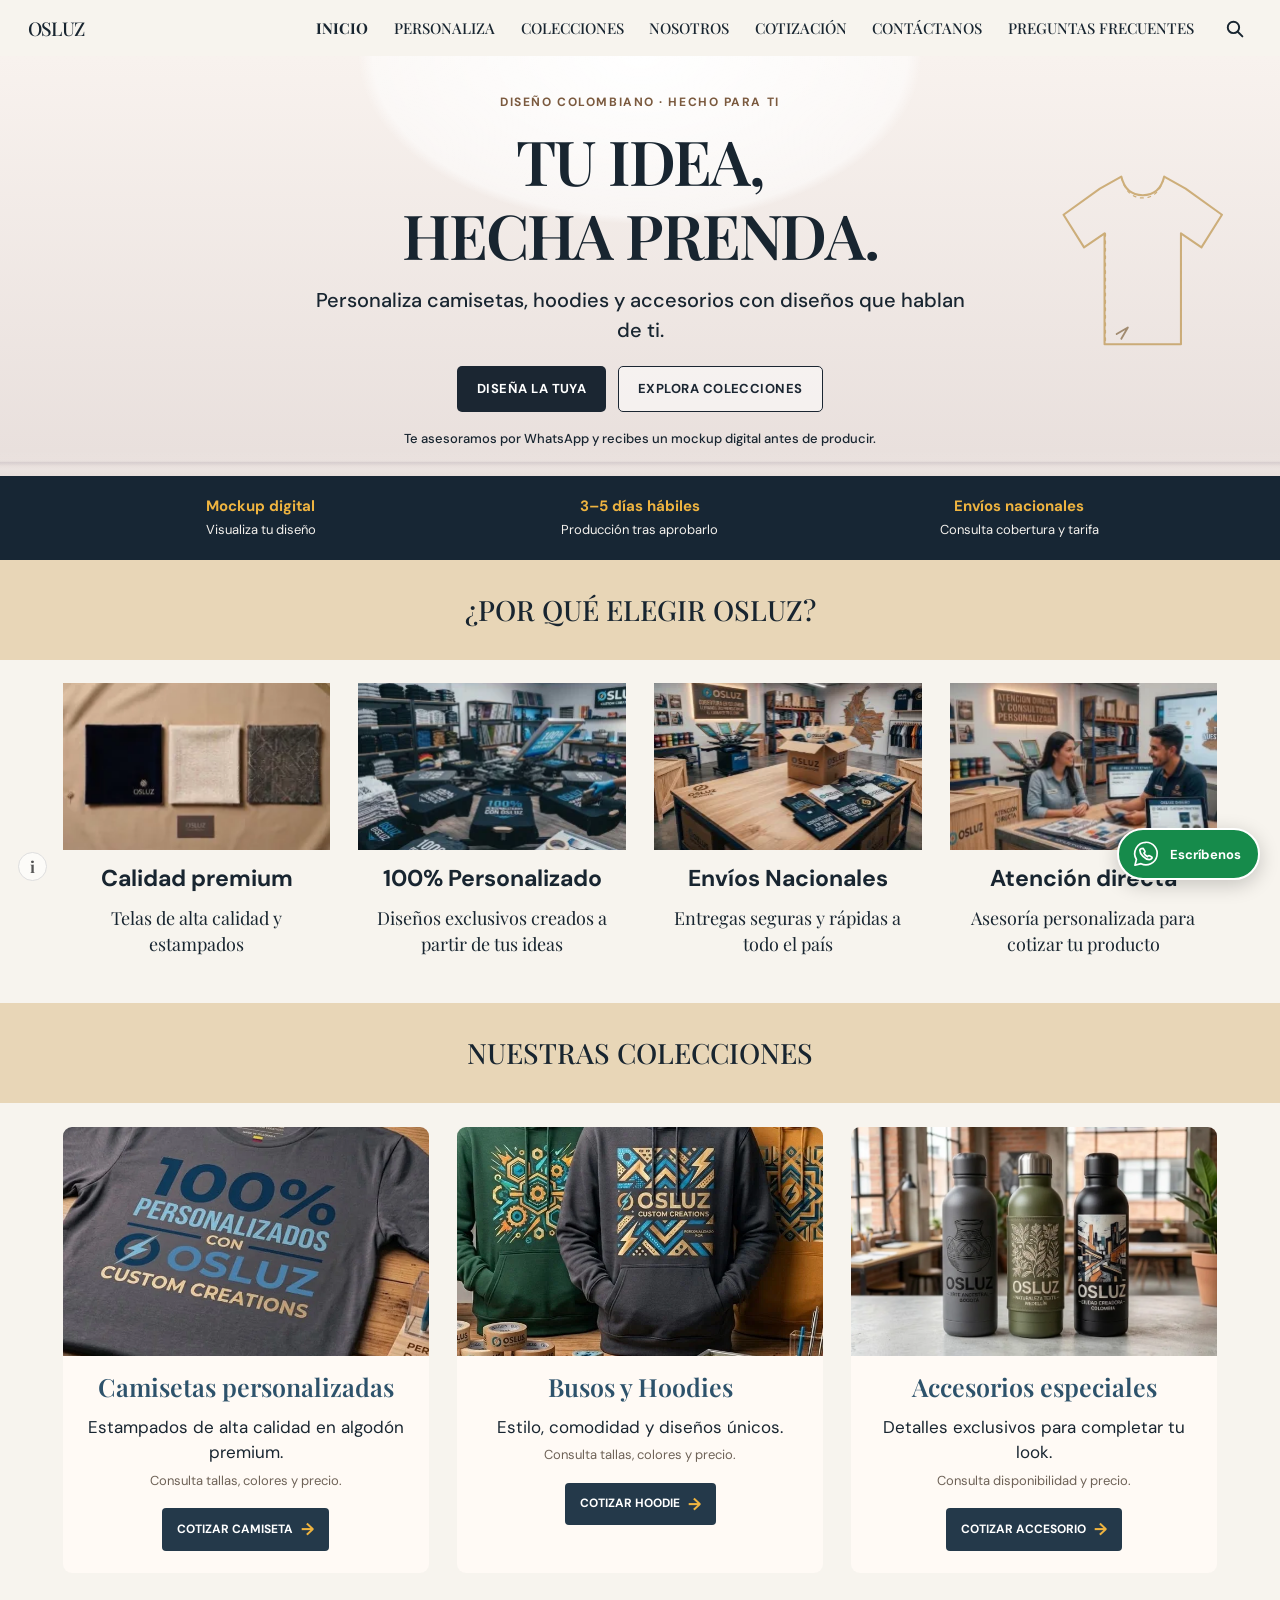
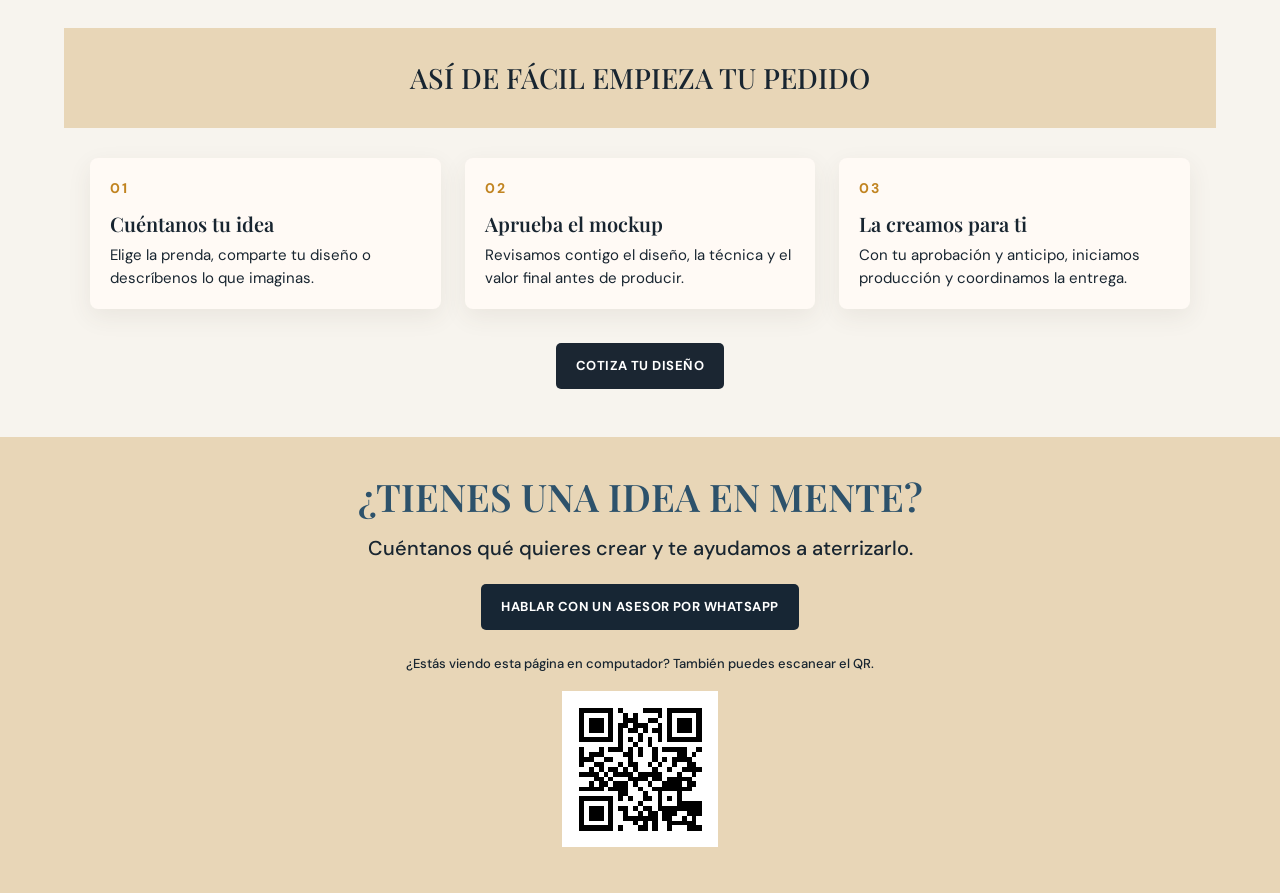
<file: index.html>
<!doctype html>
<html lang="es">
<head>
  <meta charset="utf-8"><meta name="viewport" content="width=device-width, initial-scale=1">
  <meta name="theme-color" content="#142534"><meta name="description" content="Personalización de camisetas, hoodies y accesorios con tu diseño. Cotiza tu prenda con OSLUZ.">
  <title>OSLUZ | Personalización de prendas y accesorios</title>
  <link rel="preconnect" href="https://fonts.googleapis.com"><link rel="preconnect" href="https://fonts.gstatic.com" crossorigin>
  <link href="https://fonts.googleapis.com/css2?family=DM+Sans:wght@400;500;600;700&family=Playfair+Display:wght@500;600;700&display=swap" rel="stylesheet">
  <link rel="stylesheet" href="css/style.css"><script src="js/shell.js" defer></script>
</head>
<body data-page="inicio">
  <header data-site-header></header>
  <main>
    <section class="hero hero-home" id="inicio">
      <svg class="hero-garment-doodle" viewBox="0 0 220 250" aria-hidden="true">
        <path class="doodle-shirt" d="M75 37 98 24c3 13 11 20 23 20s20-7 23-20l23 13 39 28-22 35-22-15v119H80V85l-22 15-22-35z"/>
        <path class="doodle-seam" d="M81 85v119m81-119v119M98 25c4 15 12 22 23 22s19-7 23-22"/>
        <path class="doodle-thread" d="M19 173c19 14 22 35 41 37s21-12 37-12"/>
        <path class="doodle-needle" d="m93 193 12-7-7 12"/>
      </svg>
      <div class="hero-content"><span class="eyebrow">Diseño colombiano · Hecho para ti</span><h1><span class="hero-title-line">Tu idea,</span><span class="hero-title-line">hecha prenda.</span></h1><p>Personaliza camisetas, hoodies y accesorios con diseños que hablan de ti.</p><div class="hero-actions"><a class="button button-primary" href="personalizaciones.html">Diseña la tuya</a><a class="button button-secondary" href="colecciones.html">Explora colecciones</a></div><p class="hero-note">Te asesoramos por WhatsApp y recibes un mockup digital antes de producir.</p></div></section>
    <section class="trust-strip" aria-label="Ventajas de comprar en OSLUZ"><div><strong>Mockup digital</strong><span>Visualiza tu diseño</span></div><div><strong>3–5 días hábiles</strong><span>Producción tras aprobarlo</span></div><div><strong>Envíos nacionales</strong><span>Consulta cobertura y tarifa</span></div></section>
    <section class="why section-paper" id="ventajas"><div class="section-band"><h2>¿Por qué elegir OSLUZ?</h2></div>
      <div class="features-grid">
        <a class="feature-card" href="nosotros.html"><div class="image-slot ratio-quality"><img decoding="async" src="assets/inicio-calidad.webp" alt="Muestras de telas y estampados" loading="lazy"></div><h3>Calidad premium</h3><p>Telas de alta calidad y estampados</p></a>
        <a class="feature-card" href="personalizaciones.html"><div class="image-slot ratio-custom"><img decoding="async" src="assets/inicio-personalizado.webp" alt="Proceso de personalización en el taller" loading="lazy"></div><h3>100% Personalizado</h3><p>Diseños exclusivos creados a partir de tus ideas</p></a>
        <a class="feature-card" href="contactanos.html"><div class="image-slot ratio-shipping"><img decoding="async" src="assets/inicio-envios.webp" alt="Preparación de pedidos para envío" loading="lazy"></div><h3>Envíos Nacionales</h3><p>Entregas seguras y rápidas a todo el país</p></a>
        <a class="feature-card" href="contactanos.html"><div class="image-slot ratio-advice"><img decoding="async" src="assets/inicio-atencion.webp" alt="Asesoría personalizada para diseños" loading="lazy"></div><h3>Atención directa</h3><p>Asesoría personalizada para cotizar tu producto</p></a>
      </div>
    </section>
    <section class="collections section-paper" id="colecciones"><div class="section-band"><h2>Nuestras colecciones</h2></div>
      <div class="collection-grid">
        <article class="collection-card"><div class="image-slot collection-tee"><img decoding="async" src="assets/inicio-camisetas.webp" alt="Camiseta personalizada OSLUZ" loading="lazy"></div><h3>Camisetas personalizadas</h3><p>Estampados de alta calidad en algodón premium.<br><span class="product-options">Consulta tallas, colores y precio.</span></p><a class="card-cta" data-whatsapp-message="Hola, quiero cotizar una camiseta personalizada. ¿Me comparten opciones de tallas, colores y precios?">Cotizar camiseta <span aria-hidden="true">→</span></a></article>
        <article class="collection-card"><div class="image-slot collection-hoodie"><img decoding="async" src="assets/inicio-hoodies.webp" alt="Colección de busos y hoodies" loading="lazy"></div><h3>Busos y Hoodies</h3><p>Estilo, comodidad y diseños únicos.<br><span class="product-options">Consulta tallas, colores y precio.</span></p><a class="card-cta" data-whatsapp-message="Hola, quiero cotizar un hoodie personalizado. ¿Me comparten opciones de tallas, colores y precios?">Cotizar hoodie <span aria-hidden="true">→</span></a></article>
        <article class="collection-card"><div class="image-slot collection-accessory"><img decoding="async" src="assets/inicio-accesorios.webp" alt="Botellas personalizadas OSLUZ" loading="lazy"></div><h3>Accesorios especiales</h3><p>Detalles exclusivos para completar tu look.<br><span class="product-options">Consulta disponibilidad y precio.</span></p><a class="card-cta" data-whatsapp-message="Hola, quiero conocer y cotizar los accesorios personalizados OSLUZ.">Cotizar accesorio <span aria-hidden="true">→</span></a></article>
      </div>
    </section>
    <section class="how-it-works section-paper"><div class="section-band"><h2>Así de fácil empieza tu pedido</h2></div><div class="steps-grid"><article><span>01</span><h3>Cuéntanos tu idea</h3><p>Elige la prenda, comparte tu diseño o descríbenos lo que imaginas.</p></article><article><span>02</span><h3>Aprueba el mockup</h3><p>Revisamos contigo el diseño, la técnica y el valor final antes de producir.</p></article><article><span>03</span><h3>La creamos para ti</h3><p>Con tu aprobación y anticipo, iniciamos producción y coordinamos la entrega.</p></article></div><a class="button button-primary" href="cotizacion.html">Cotiza tu diseño</a></section>
    <section class="contact-banner" id="contacto"><h2>¿Tienes una idea en mente?</h2><p>Cuéntanos qué quieres crear y te ayudamos a aterrizarlo.</p><a class="button button-dark" data-whatsapp-message="Hola OSLUZ, tengo una idea para personalizar y quisiera recibir asesoría.">Hablar con un asesor por WhatsApp</a><p class="qr-caption">¿Estás viendo esta página en computador? También puedes escanear el QR.</p><a class="qr-tile qr-desktop" href="https://wa.link/mg7ycv" target="_blank" rel="noopener noreferrer" aria-label="Abrir WhatsApp con el código QR"><img decoding="async" src="assets/whatsapp-qr.png" alt="Código QR de WhatsApp"></a></section>
  </main>
</body>
</html>
</file>
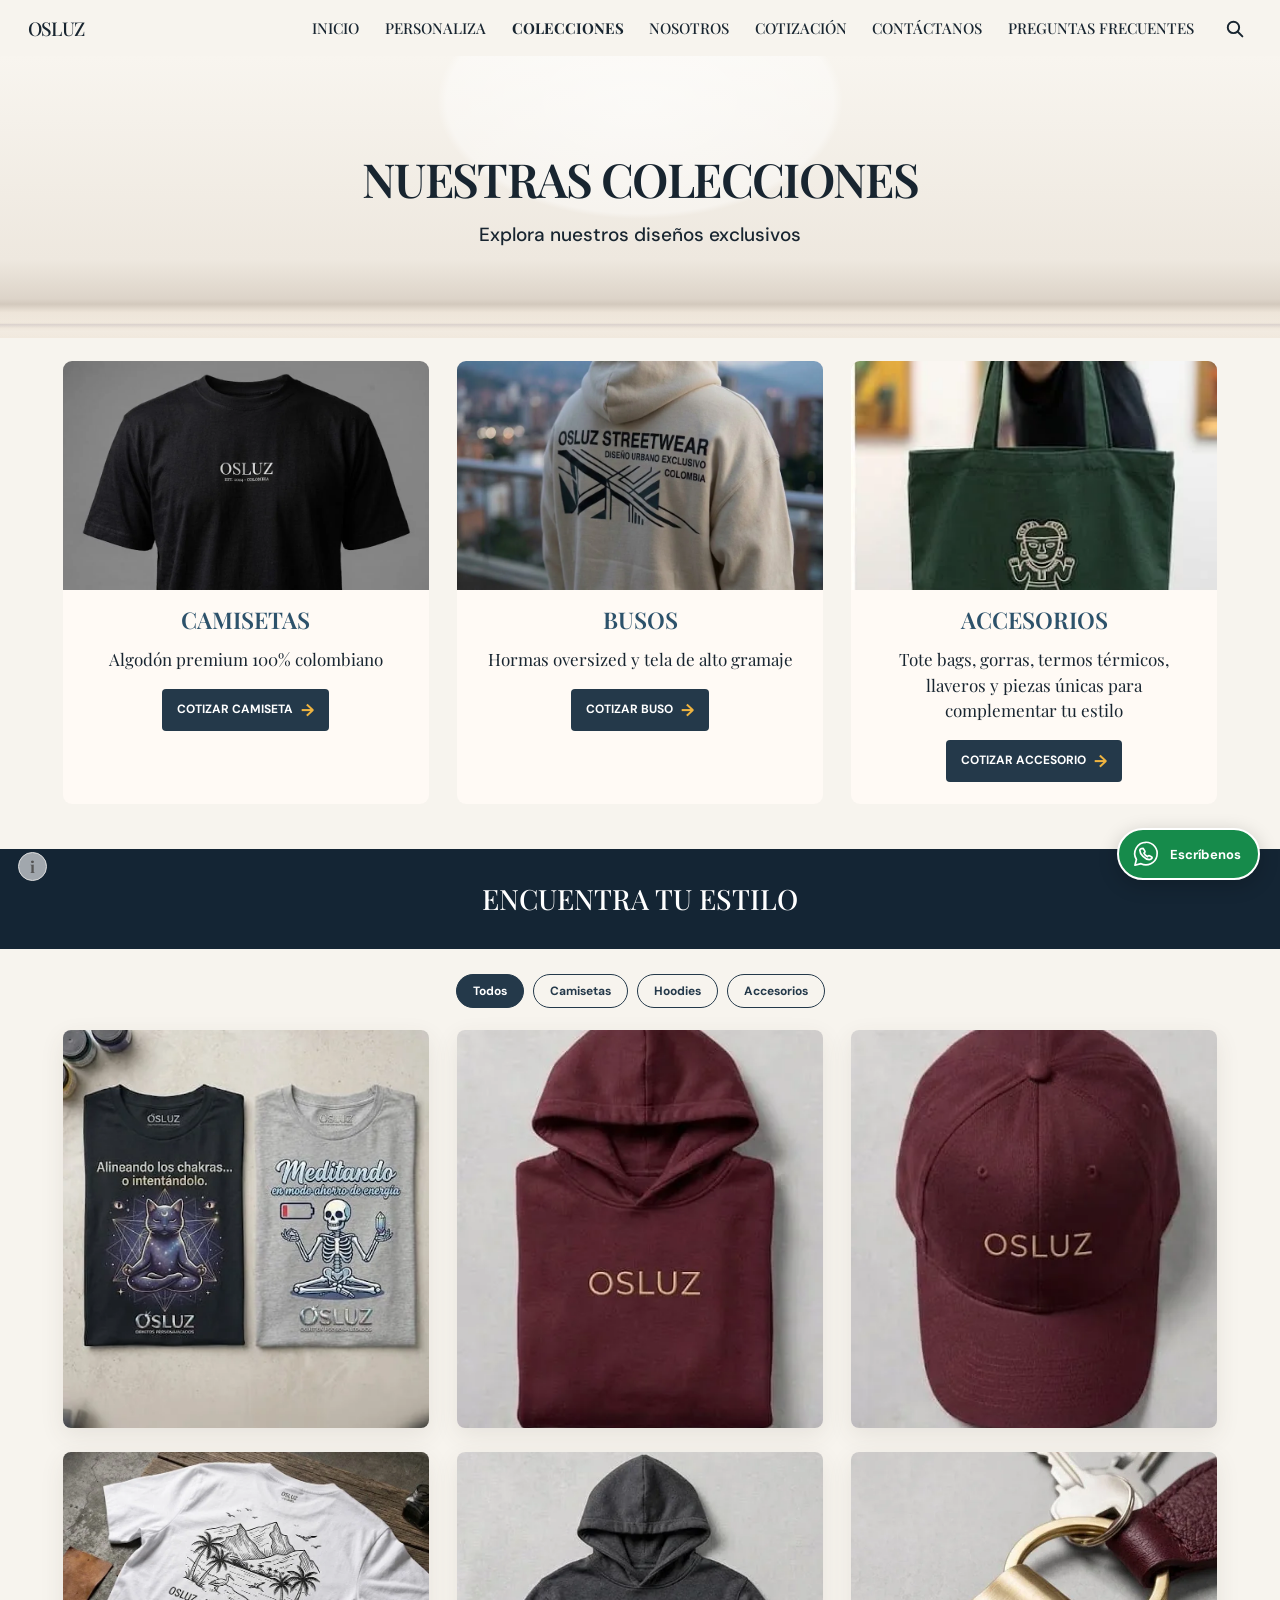
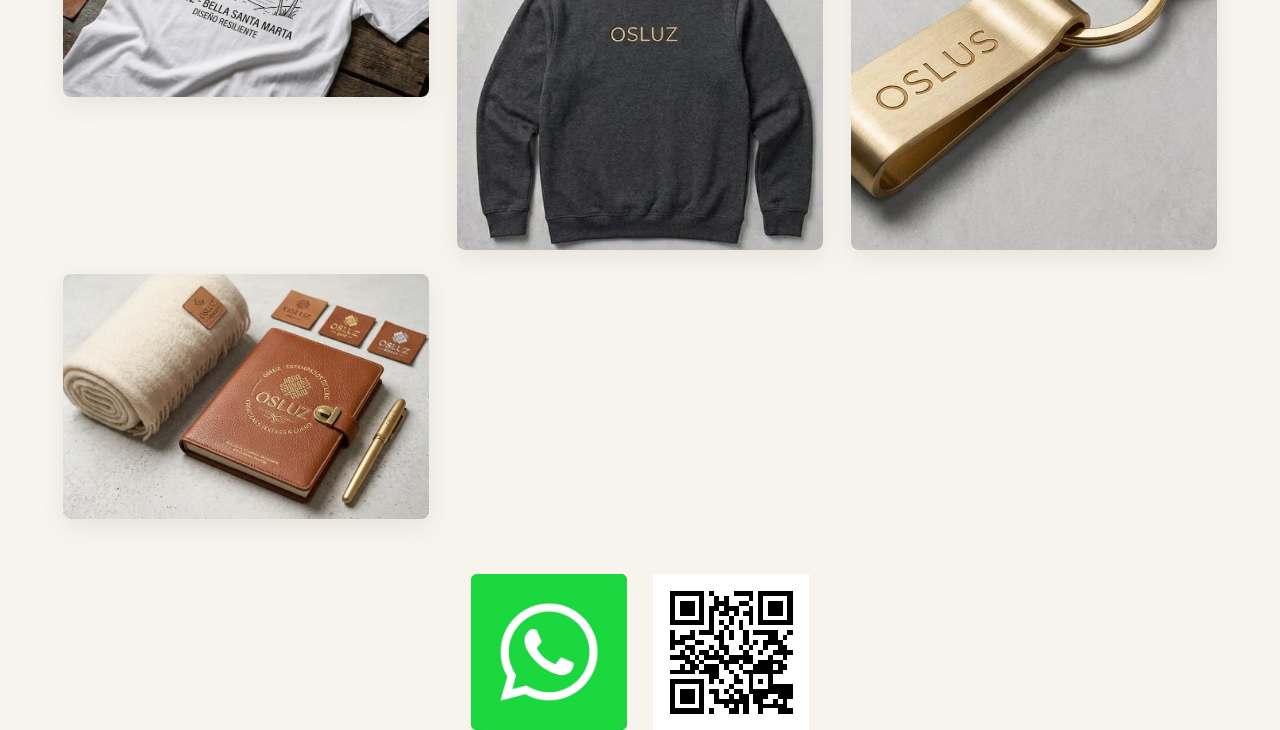
<file: colecciones.html>
<!doctype html>
<html lang="es"><head>
  <meta charset="utf-8"><meta name="viewport" content="width=device-width, initial-scale=1"><meta name="theme-color" content="#171717">
  <title>OSLUZ | Colecciones</title><link rel="preconnect" href="https://fonts.googleapis.com"><link rel="preconnect" href="https://fonts.gstatic.com" crossorigin>
  <link href="https://fonts.googleapis.com/css2?family=DM+Sans:wght@400;500;600;700&family=Playfair+Display:wght@500;600;700&display=swap" rel="stylesheet"><link rel="stylesheet" href="css/style.css"><script src="js/shell.js" defer></script>
</head><body data-page="colecciones"><header data-site-header></header><main>
  <section class="hero"><div class="hero-content"><h1>Nuestras colecciones</h1><p>Explora nuestros diseños exclusivos</p></div></section>
  <section class="collection-intro section-paper"><div class="category-grid">
    <article class="category-card"><div class="image-slot category-tee"><img decoding="async" src="assets/coleccion-camiseta.webp" alt="Camiseta negra OSLUZ" loading="lazy"></div><h2>Camisetas</h2><p>Algodón premium 100% colombiano</p><a class="card-cta" data-whatsapp-message="Hola, quiero cotizar una camiseta personalizada de OSLUZ.">Cotizar camiseta <span aria-hidden="true">→</span></a></article>
    <article class="category-card"><div class="image-slot category-hoodie"><img decoding="async" src="assets/coleccion-buso.webp" alt="Buso OSLUZ" loading="lazy"></div><h2>Busos</h2><p>Hormas oversized y tela de alto gramaje</p><a class="card-cta" data-whatsapp-message="Hola, quiero cotizar un buso o hoodie OSLUZ.">Cotizar buso <span aria-hidden="true">→</span></a></article>
    <article class="category-card"><div class="image-slot category-accessories"><img decoding="async" src="assets/coleccion-accesorios-triptico.webp" alt="Accesorios de la colección OSLUZ" loading="lazy"></div><h2>Accesorios</h2><p>Tote bags, gorras, termos térmicos, llaveros y piezas únicas para complementar tu estilo</p><a class="card-cta" data-whatsapp-message="Hola, quiero conocer y cotizar los accesorios OSLUZ.">Cotizar accesorio <span aria-hidden="true">→</span></a></article>
  </div></section>
  <section class="design-gallery"><div class="section-band"><h2>Encuentra tu estilo</h2></div><div class="gallery-filters" role="group" aria-label="Filtrar diseños"><button type="button" class="filter-button is-active" data-filter="todos" aria-pressed="true">Todos</button><button type="button" class="filter-button" data-filter="camisetas" aria-pressed="false">Camisetas</button><button type="button" class="filter-button" data-filter="hoodies" aria-pressed="false">Hoodies</button><button type="button" class="filter-button" data-filter="accesorios" aria-pressed="false">Accesorios</button></div><div class="design-grid">
    <article class="design-item image-slot design-01" data-category="camisetas"><img decoding="async" src="assets/diseno-01.webp" alt="Camisetas con ilustraciones OSLUZ" loading="lazy"><a class="design-cta" data-whatsapp-message="Hola, me interesa el diseño de camisetas ilustradas de la galería OSLUZ.">Me interesa este diseño</a></article><article class="design-item image-slot design-02" data-category="hoodies"><img decoding="async" src="assets/diseno-02.webp" alt="Hoodie OSLUZ color vino" loading="lazy"><a class="design-cta" data-whatsapp-message="Hola, me interesa el hoodie OSLUZ color vino de la galería.">Me interesa este diseño</a></article><article class="design-item image-slot design-03" data-category="accesorios"><img decoding="async" src="assets/diseno-03.webp" alt="Gorra OSLUZ color vino" loading="lazy"><a class="design-cta" data-whatsapp-message="Hola, me interesa la gorra OSLUZ color vino de la galería.">Me interesa este diseño</a></article>
    <article class="design-item image-slot design-04" data-category="camisetas"><img decoding="async" src="assets/diseno-04.webp" alt="Camiseta ilustrada OSLUZ" loading="lazy"><a class="design-cta" data-whatsapp-message="Hola, me interesa la camiseta ilustrada OSLUZ de la galería.">Me interesa este diseño</a></article><article class="design-item image-slot design-05" data-category="hoodies"><img decoding="async" src="assets/diseno-05.webp" alt="Buzo gris OSLUZ" loading="lazy"><a class="design-cta" data-whatsapp-message="Hola, me interesa el buzo gris OSLUZ de la galería.">Me interesa este diseño</a></article><article class="design-item image-slot design-06" data-category="accesorios"><img decoding="async" src="assets/diseno-06.webp" alt="Llavero OSLUZ" loading="lazy"><a class="design-cta" data-whatsapp-message="Hola, me interesa el llavero OSLUZ de la galería.">Me interesa este diseño</a></article>
    <article class="design-item image-slot design-07" data-category="accesorios"><img decoding="async" src="assets/diseno-07.webp" alt="Etiquetas y accesorios textiles OSLUZ" loading="lazy"><a class="design-cta" data-whatsapp-message="Hola, me interesan los accesorios textiles de la galería OSLUZ.">Me interesa este diseño</a></article>
  </div><div class="contact-links" data-contact-links></div></section>
</main></body></html>
</file>
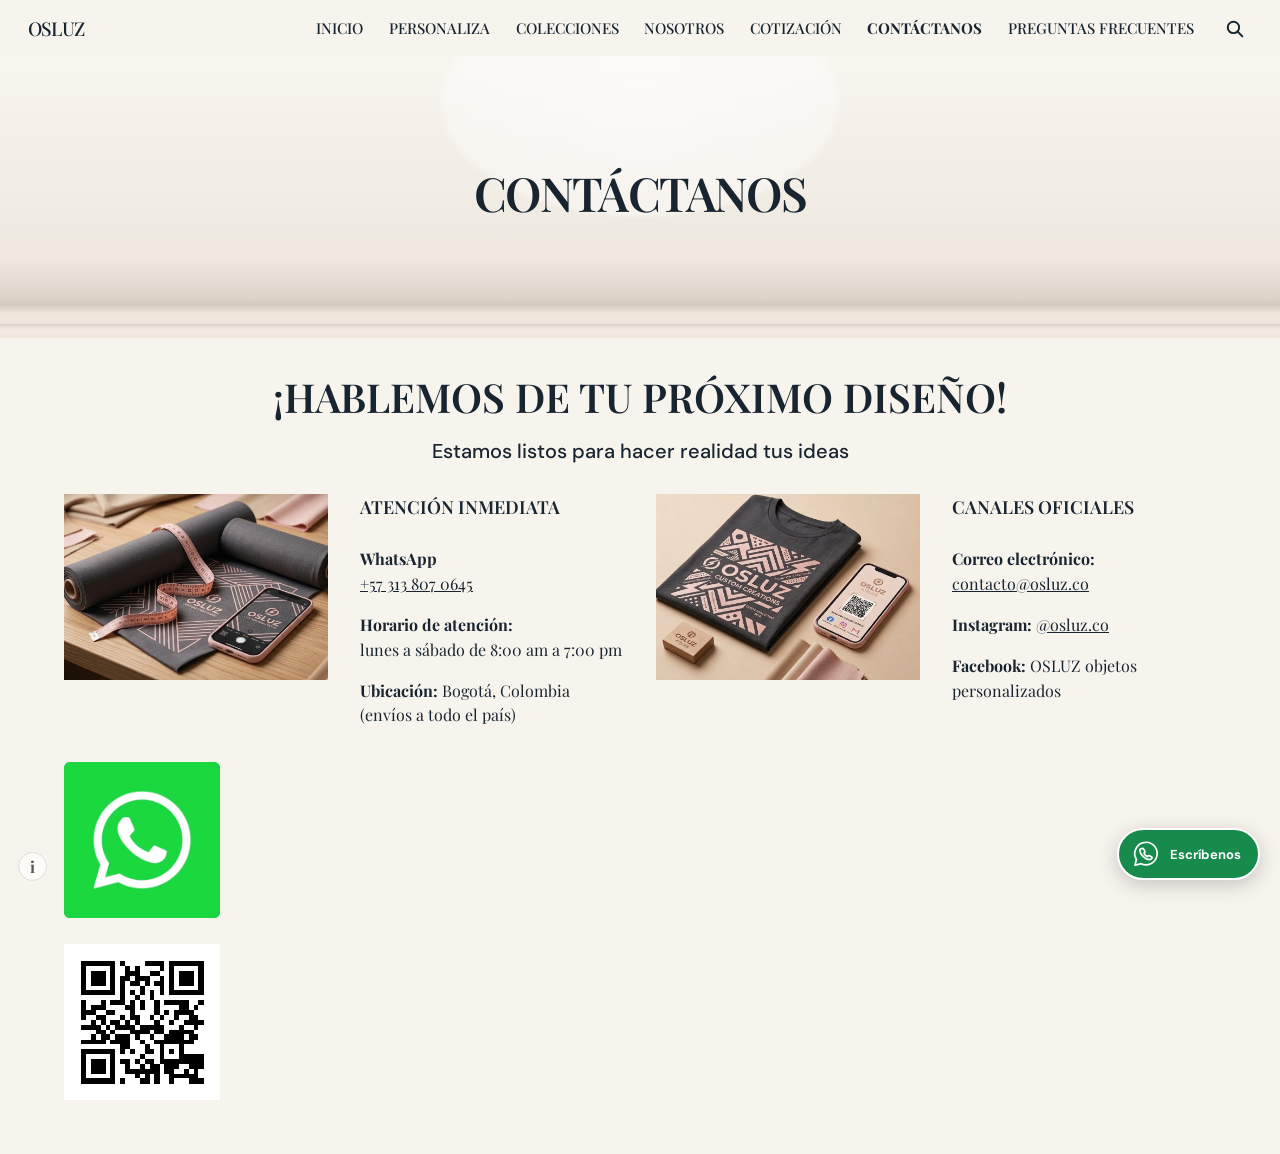
<file: contactanos.html>
<!doctype html>
<html lang="es"><head>
  <meta charset="utf-8"><meta name="viewport" content="width=device-width, initial-scale=1"><meta name="theme-color" content="#171717">
  <title>OSLUZ | Contáctanos</title><link rel="preconnect" href="https://fonts.googleapis.com"><link rel="preconnect" href="https://fonts.gstatic.com" crossorigin>
  <link href="https://fonts.googleapis.com/css2?family=DM+Sans:wght@400;500;600;700&family=Playfair+Display:wght@500;600;700&display=swap" rel="stylesheet"><link rel="stylesheet" href="css/style.css"><script src="js/shell.js" defer></script>
</head><body data-page="contactanos"><header data-site-header></header><main>
  <section class="hero"><div class="hero-content"><h1>Contáctanos</h1></div></section>
  <section class="contact-page section-paper"><div class="contact-page-heading"><h2>¡Hablemos de tu próximo diseño!</h2><p>Estamos listos para hacer realidad tus ideas</p></div>
    <div class="contact-columns">
      <div class="image-slot contact-fabric"><img decoding="async" src="assets/contacto-materiales.webp" alt="Materiales y herramientas para crear prendas OSLUZ" loading="lazy"></div>
      <section class="contact-detail"><h3>Atención inmediata</h3><p><strong>WhatsApp</strong><br><a href="https://wa.me/573138070645" target="_blank" rel="noopener noreferrer">+57 313 807 0645</a></p><p><strong>Horario de atención:</strong><br>lunes a sábado de 8:00 am a 7:00 pm</p><p><strong>Ubicación:</strong> Bogotá, Colombia<br>(envíos a todo el país)</p></section>
      <div class="image-slot contact-products"><img decoding="async" src="assets/contacto-producto.webp" alt="Prenda personalizada y materiales OSLUZ" loading="lazy"></div>
      <section class="contact-detail official"><h3>Canales oficiales</h3><p><strong>Correo electrónico:</strong><br><a href="mailto:contacto.osluz@gmail.com">contacto@osluz.co</a></p><p><strong>Instagram:</strong> <a href="https://www.instagram.com/osluz.co/" target="_blank" rel="noopener noreferrer">@osluz.co</a></p><p><strong>Facebook:</strong> OSLUZ objetos personalizados</p></section>
    </div>
    <div class="contact-links contact-links-left" data-contact-links></div>
  </section>
</main></body></html>
</file>
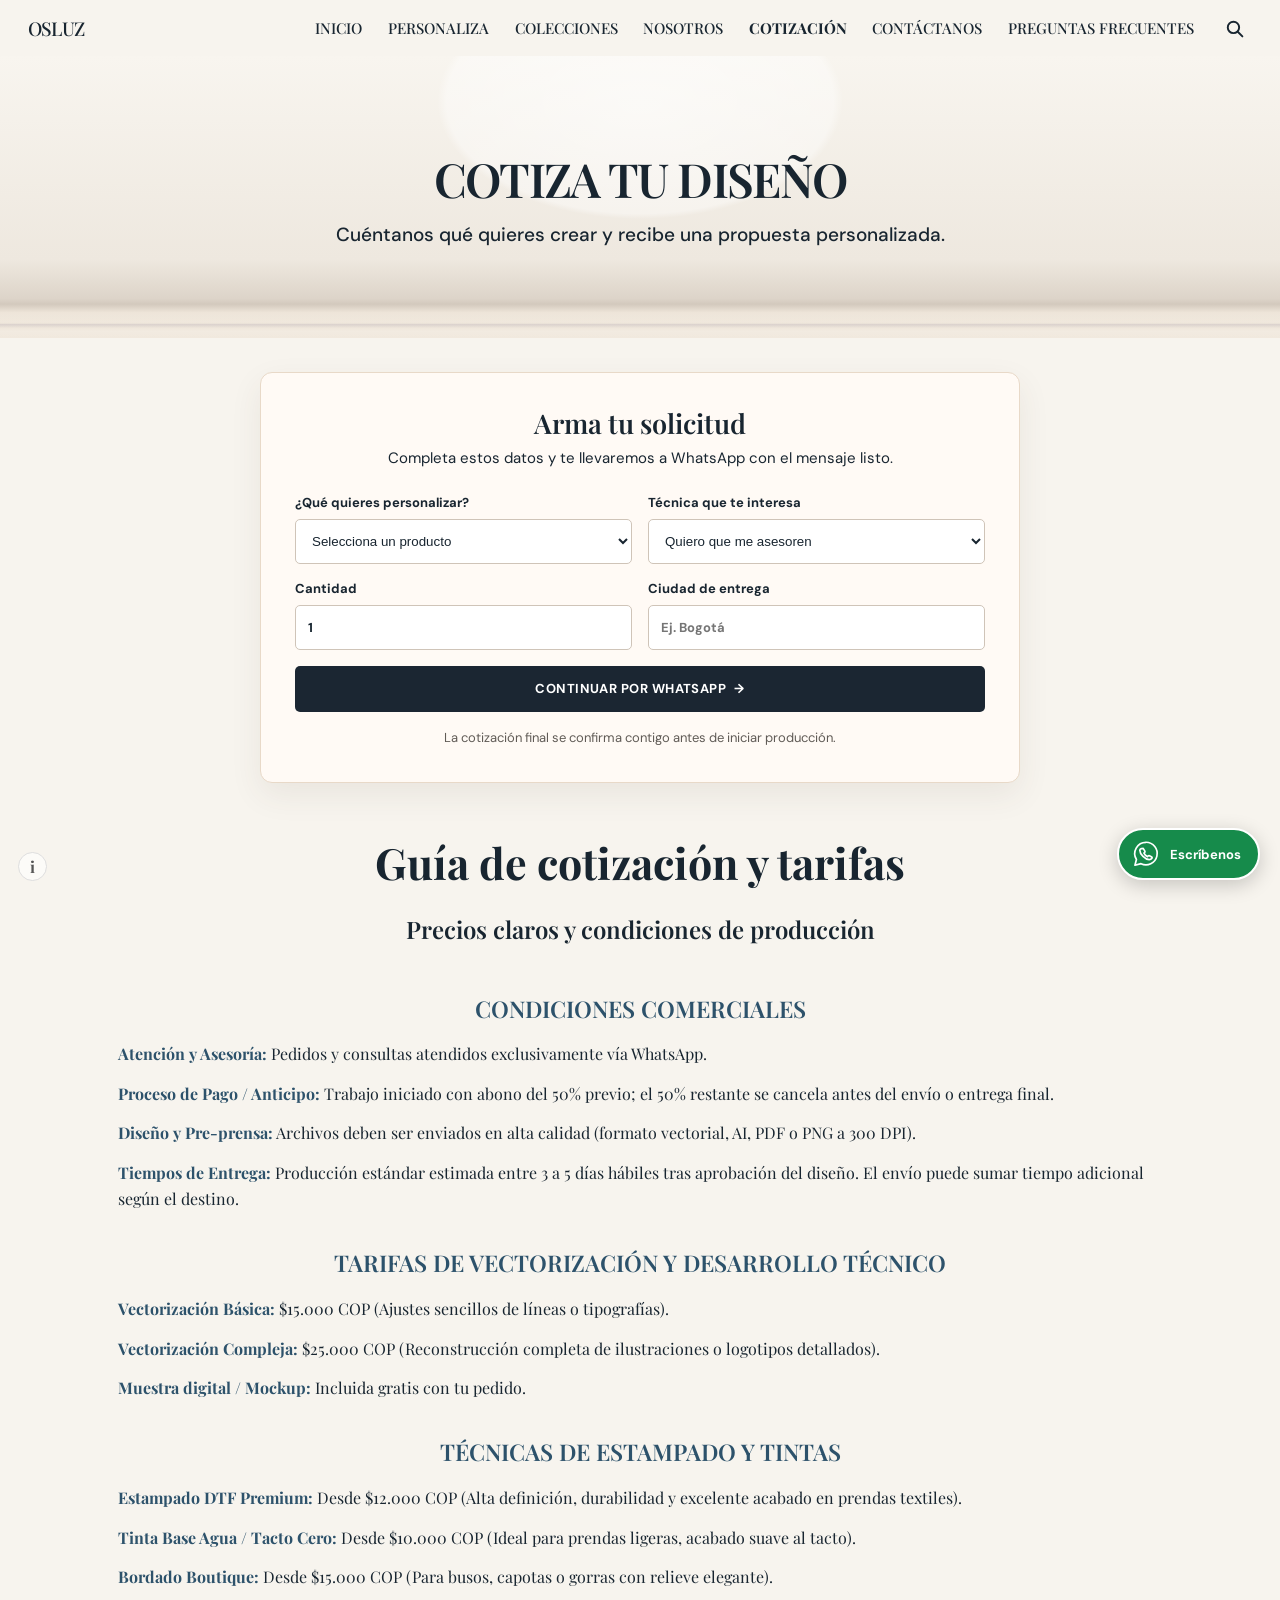
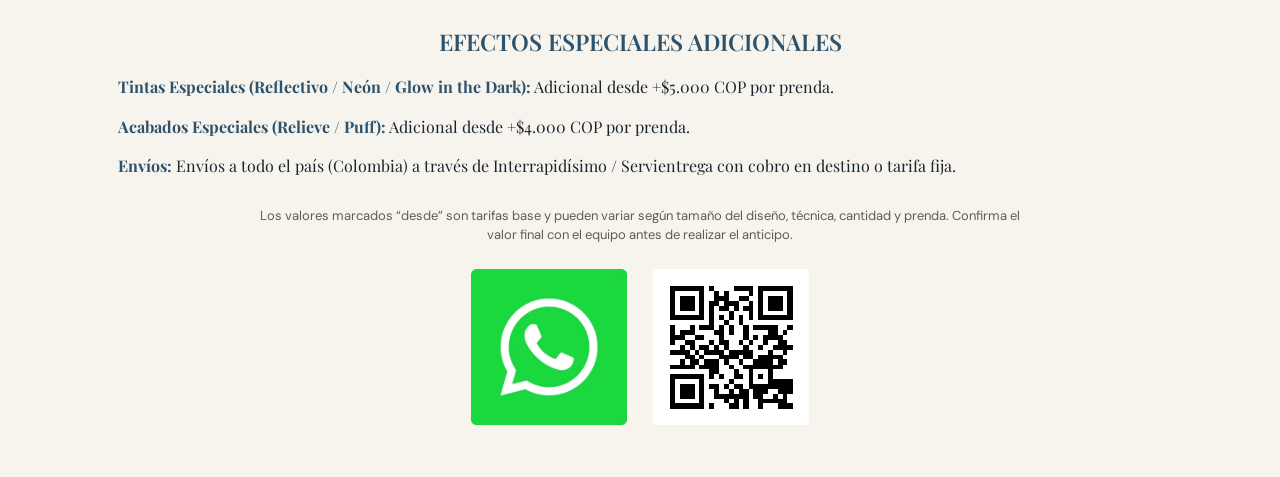
<file: cotizacion.html>
<!doctype html>
<html lang="es"><head>
  <meta charset="utf-8"><meta name="viewport" content="width=device-width, initial-scale=1"><meta name="theme-color" content="#171717">
  <title>OSLUZ | Cotización</title><link rel="preconnect" href="https://fonts.googleapis.com"><link rel="preconnect" href="https://fonts.gstatic.com" crossorigin>
  <link href="https://fonts.googleapis.com/css2?family=DM+Sans:wght@400;500;600;700&family=Playfair+Display:wght@500;600;700&display=swap" rel="stylesheet"><link rel="stylesheet" href="css/style.css"><script src="js/shell.js" defer></script>
</head><body data-page="cotizacion"><header data-site-header></header><main>
  <section class="hero"><div class="hero-content"><h1>Cotiza tu diseño</h1><p>Cuéntanos qué quieres crear y recibe una propuesta personalizada.</p></div></section>
  <section class="pricing section-paper"><div class="content-wrap">
    <section class="quote-builder" aria-labelledby="quote-title"><h2 id="quote-title">Arma tu solicitud</h2><p>Completa estos datos y te llevaremos a WhatsApp con el mensaje listo.</p><form id="quote-form"><label>¿Qué quieres personalizar?<select name="producto" required><option value="">Selecciona un producto</option><option>Camiseta</option><option>Hoodie o buso</option><option>Gorra</option><option>Accesorio</option><option>Otro</option></select></label><label>Técnica que te interesa<select name="tecnica"><option>Quiero que me asesoren</option><option>Estampado DTF</option><option>Tinta base agua</option><option>Bordado</option><option>Efecto especial</option></select></label><label>Cantidad<input name="cantidad" type="number" min="1" value="1" required></label><label>Ciudad de entrega<input name="ciudad" type="text" placeholder="Ej. Bogotá"></label><button class="button button-primary" type="submit">Continuar por WhatsApp <span aria-hidden="true">→</span></button><small>La cotización final se confirma contigo antes de iniciar producción.</small></form></section>
    <h2 class="pricing-title">Guía de cotización y tarifas</h2><h3 class="pricing-subtitle">Precios claros y condiciones de producción</h3>
    <section class="price-group"><h3>Condiciones comerciales</h3>
      <p><strong>Atención y Asesoría:</strong> Pedidos y consultas atendidos exclusivamente vía WhatsApp.</p>
      <p><strong>Proceso de Pago / Anticipo:</strong> Trabajo iniciado con abono del 50% previo; el 50% restante se cancela antes del envío o entrega final.</p>
      <p><strong>Diseño y Pre-prensa:</strong> Archivos deben ser enviados en alta calidad (formato vectorial, AI, PDF o PNG a 300 DPI).</p>
      <p><strong>Tiempos de Entrega:</strong> Producción estándar estimada entre 3 a 5 días hábiles tras aprobación del diseño. El envío puede sumar tiempo adicional según el destino.</p>
    </section>
    <section class="price-group"><h3>Tarifas de Vectorización y Desarrollo Técnico</h3>
      <p><strong>Vectorización Básica:</strong> $15.000 COP (Ajustes sencillos de líneas o tipografías).</p>
      <p><strong>Vectorización Compleja:</strong> $25.000 COP (Reconstrucción completa de ilustraciones o logotipos detallados).</p>
      <p><strong>Muestra digital / Mockup:</strong> Incluida gratis con tu pedido.</p>
    </section>
    <section class="price-group"><h3>Técnicas de Estampado y Tintas</h3>
      <p><strong>Estampado DTF Premium:</strong> Desde $12.000 COP (Alta definición, durabilidad y excelente acabado en prendas textiles).</p>
      <p><strong>Tinta Base Agua / Tacto Cero:</strong> Desde $10.000 COP (Ideal para prendas ligeras, acabado suave al tacto).</p>
      <p><strong>Bordado Boutique:</strong> Desde $15.000 COP (Para busos, capotas o gorras con relieve elegante).</p>
    </section>
    <section class="price-group"><h3>Efectos especiales adicionales</h3>
      <p><strong>Tintas Especiales (Reflectivo / Neón / Glow in the Dark):</strong> Adicional desde +$5.000 COP por prenda.</p>
      <p><strong>Acabados Especiales (Relieve / Puff):</strong> Adicional desde +$4.000 COP por prenda.</p>
      <p><strong>Envíos:</strong> Envíos a todo el país (Colombia) a través de Interrapidísimo / Servientrega con cobro en destino o tarifa fija.</p>
    </section>
    <p class="pricing-note">Los valores marcados “desde” son tarifas base y pueden variar según tamaño del diseño, técnica, cantidad y prenda. Confirma el valor final con el equipo antes de realizar el anticipo.</p><div class="contact-links" data-contact-links></div>
  </div></section>
</main></body></html>
</file>
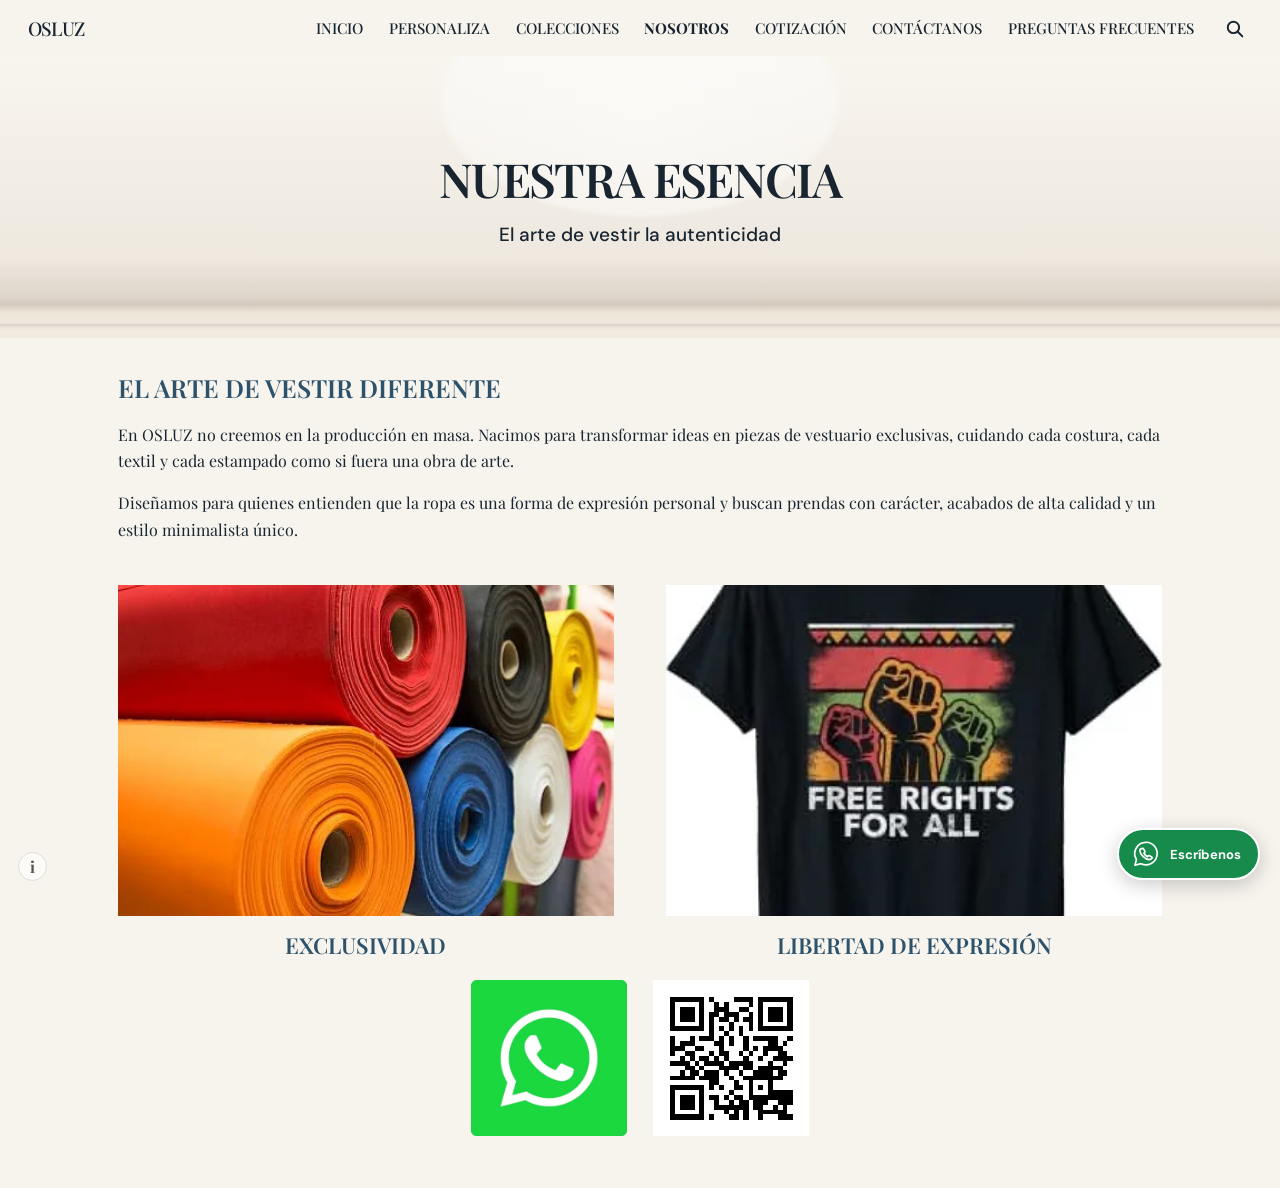
<file: nosotros.html>
<!doctype html>
<html lang="es"><head>
  <meta charset="utf-8"><meta name="viewport" content="width=device-width, initial-scale=1"><meta name="theme-color" content="#171717">
  <title>OSLUZ | Nosotros</title><link rel="preconnect" href="https://fonts.googleapis.com"><link rel="preconnect" href="https://fonts.gstatic.com" crossorigin>
  <link href="https://fonts.googleapis.com/css2?family=DM+Sans:wght@400;500;600;700&family=Playfair+Display:wght@500;600;700&display=swap" rel="stylesheet"><link rel="stylesheet" href="css/style.css"><script src="js/shell.js" defer></script>
</head><body data-page="nosotros"><header data-site-header></header><main>
  <section class="hero"><div class="hero-content"><h1>Nuestra esencia</h1><p>El arte de vestir la autenticidad</p></div></section>
  <section class="essence section-paper"><div class="content-wrap">
    <h2>El arte de vestir diferente</h2>
    <p>En OSLUZ no creemos en la producción en masa. Nacimos para transformar ideas en piezas de vestuario exclusivas, cuidando cada costura, cada textil y cada estampado como si fuera una obra de arte.</p>
    <p>Diseñamos para quienes entienden que la ropa es una forma de expresión personal y buscan prendas con carácter, acabados de alta calidad y un estilo minimalista único.</p>
    <div class="values-grid">
      <article><div class="image-slot value-exclusive"><img decoding="async" src="assets/nosotros-telas.webp" alt="Telas de distintos colores para diseños exclusivos" loading="lazy"></div><h3>Exclusividad</h3></article>
      <article><div class="image-slot value-expression"><img decoding="async" src="assets/nosotros-expresion.webp" alt="Camiseta con diseño gráfico OSLUZ" loading="lazy"></div><h3>Libertad de expresión</h3></article>
    </div>
    <div class="contact-links" data-contact-links></div>
  </div></section>
</main></body></html>
</file>
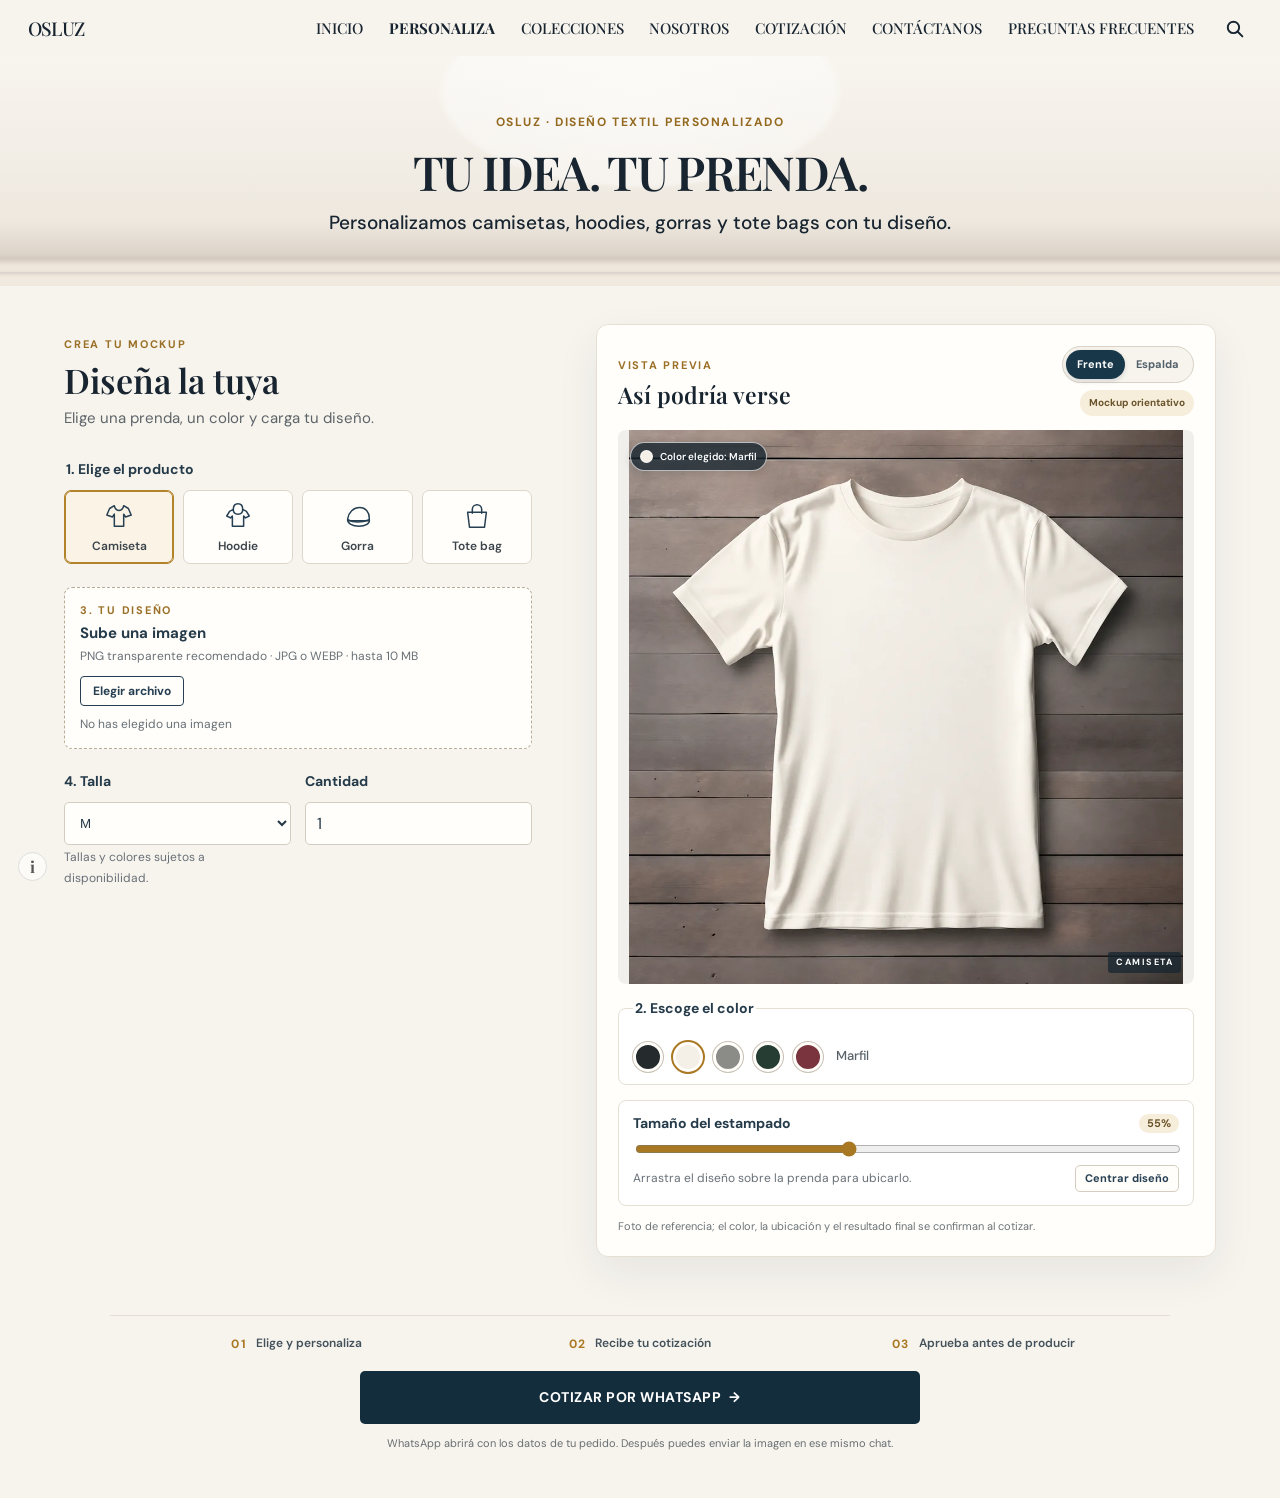
<file: personalizaciones.html>
<!doctype html>
<html lang="es">
<head>
  <meta charset="utf-8"><meta name="viewport" content="width=device-width, initial-scale=1">
  <meta name="theme-color" content="#142534"><meta name="description" content="Personaliza camisetas, hoodies y accesorios OSLUZ con tu propio diseño.">
  <title>Diseña tu prenda | OSLUZ</title>
  <link rel="preconnect" href="https://fonts.googleapis.com"><link rel="preconnect" href="https://fonts.gstatic.com" crossorigin>
  <link href="https://fonts.googleapis.com/css2?family=DM+Sans:wght@400;500;600;700&family=Playfair+Display:wght@500;600;700&display=swap" rel="stylesheet">
  <link rel="preload" as="image" href="assets/camiseta-marfil.webp" fetchpriority="high">
  <link rel="stylesheet" href="css/style.css"><script src="js/shell.js" defer></script><script src="js/customizer.js" defer></script>
</head>
<body data-page="personalizaciones">
  <header data-site-header></header>
  <main>
    <section class="hero customizer-hero"><div class="hero-content"><span class="eyebrow">OSLUZ · Diseño textil personalizado</span><h1>Tu idea. Tu prenda.</h1><p>Personalizamos camisetas, hoodies, gorras y tote bags con tu diseño.</p></div></section>
    <section class="customizer-section">
      <form class="customizer" id="customizer-form">
        <div class="customizer-controls">
          <div class="customizer-heading"><span class="step-label">CREA TU MOCKUP</span><h2>Diseña la tuya</h2><p>Elige una prenda, un color y carga tu diseño.</p></div>

          <fieldset class="customizer-field"><legend>1. Elige el producto</legend><div class="product-choices">
            <label class="product-choice"><input type="radio" name="producto" value="Camiseta" checked><span class="choice-icon" aria-hidden="true"><svg viewBox="0 0 32 32"><path d="M11 5 6 8 3 15l6 2 2-3v13h10V14l2 3 6-2-3-7-5-3c-.5 3-2.3 5-5 5s-4.5-2-5-5Z"/></svg></span><span>Camiseta</span></label>
            <label class="product-choice"><input type="radio" name="producto" value="Hoodie"><span class="choice-icon" aria-hidden="true"><svg viewBox="0 0 32 32"><path d="M11 9 7 11l-3 5 4 2 2-2v11h12V16l2 2 4-2-3-5-4-2c0 3-2 5-5 5s-5-2-5-5Z"/><path d="M11 9c0-4 2-6 5-6s5 2 5 6"/></svg></span><span>Hoodie</span></label>
            <label class="product-choice"><input type="radio" name="producto" value="Gorra"><span class="choice-icon" aria-hidden="true"><svg viewBox="0 0 32 32"><path d="M5 19c1-7 6-12 13-12 6 0 10 5 10 11v3H5Z"/><path d="M5 20c6 3 15 3 23 0 1 4-4 7-11 7S5 24 5 20Z"/></svg></span><span>Gorra</span></label>
            <label class="product-choice"><input type="radio" name="producto" value="Tote bag"><span class="choice-icon" aria-hidden="true"><svg viewBox="0 0 32 32"><path d="M6 12h20l-2 16H8Z"/><path d="M11 13V9a5 5 0 0 1 10 0v4"/></svg></span><span>Tote bag</span></label>
          </div></fieldset>



          <div class="customizer-field upload-field"><label for="design-file"><span class="step-label">3. TU DISEÑO</span><strong>Sube una imagen</strong><span class="upload-help">PNG transparente recomendado · JPG o WEBP · hasta 10 MB</span><span class="upload-button">Elegir archivo</span></label><input id="design-file" name="imagen" type="file" accept="image/png,image/jpeg,image/webp"><span class="upload-filename" id="upload-filename" aria-live="polite">No has elegido una imagen</span></div>

          <div class="customizer-field-row">
            <label class="customizer-field"><span>4. Talla</span><select name="talla"><option>XS</option><option>S</option><option selected>M</option><option>L</option><option>XL</option><option>XXL</option><option value="Talla única">Talla única</option></select><small class="size-hint">Tallas y colores sujetos a disponibilidad.</small></label>
            <label class="customizer-field"><span>Cantidad</span><input name="cantidad" type="number" min="1" value="1" required></label>
          </div>


        </div>

        <div class="preview-column"><div class="preview-heading"><div><span class="step-label">VISTA PREVIA</span><h2>Así podría verse</h2></div><div class="preview-heading-actions"><div class="preview-side-switch" data-preview-side-switch role="group" aria-label="Vista de la prenda"><button type="button" data-preview-side="front" aria-pressed="true">Frente</button><button type="button" data-preview-side="back" aria-pressed="false">Espalda</button></div><span class="preview-badge">Mockup orientativo</span></div></div>
          <div class="product-preview" id="product-preview" data-product="Camiseta" aria-live="polite">
            <div class="product-photo-frame">
              <img decoding="async" class="product-photo" data-product-image="Camiseta" src="assets/camiseta-marfil.webp" alt="Camiseta marfil lisa extendida en plano" loading="eager" fetchpriority="high">
              <img decoding="async" class="product-photo" data-product-image="Hoodie" src="assets/hoodie-negro.webp" alt="Hoodie negro liso extendido en plano" loading="lazy" hidden>
              <img decoding="async" class="product-photo" data-product-image="Gorra" src="assets/mockup-gorra.webp" alt="Gorra amarilla lisa sobre fondo claro" loading="lazy" hidden>
              <img decoding="async" class="product-photo" data-product-image="Tote bag" src="assets/mockup-tote.webp" alt="Tote bag clara lisa extendida en plano" loading="lazy" hidden>
            </div>
            <div class="print-area" aria-label="Vista previa del diseño"><img decoding="async" id="design-preview" alt="Tu diseño sobre la prenda" aria-describedby="design-position-help" tabindex="0" draggable="false" hidden></div>
            <span class="preview-color" id="preview-color"><i id="preview-color-dot"></i><span id="preview-color-name">Color elegido: Marfil</span></span>
            <span class="preview-product-name" id="preview-product-name">CAMISETA</span>
          </div>
          <fieldset class="customizer-field color-field"><legend>2. Escoge el color</legend><div class="color-choices">
            <button class="color-swatch" type="button" data-color="#252a2d" data-color-name="Negro" data-shirt-image="assets/camiseta-negro.webp" data-shirt-back-image="assets/camiseta-negro-espalda.webp" data-hoodie-image="assets/hoodie-negro.webp" data-hoodie-back-image="assets/hoodie-negro-espalda.webp" style="--swatch:#252a2d" aria-label="Negro" aria-pressed="false"></button>
            <button class="color-swatch is-selected" type="button" data-color="#f4f0e8" data-color-name="Marfil" data-shirt-image="assets/camiseta-marfil.webp" data-shirt-back-image="assets/camiseta-marfil-espalda.webp" data-hoodie-image="assets/hoodie-marfil.webp" data-hoodie-back-image="assets/hoodie-marfil-espalda.webp" style="--swatch:#f4f0e8" aria-label="Marfil" aria-pressed="true"></button>
            <button class="color-swatch" type="button" data-color="#8b8b88" data-color-name="Gris" data-shirt-image="assets/camiseta-gris.webp" data-shirt-back-image="assets/camiseta-gris-espalda.webp" data-hoodie-image="assets/hoodie-gris.webp" data-hoodie-back-image="assets/hoodie-gris-espalda.webp" style="--swatch:#8b8b88" aria-label="Gris" aria-pressed="false"></button>
            <button class="color-swatch" type="button" data-color="#263d34" data-color-name="Verde bosque" data-shirt-image="assets/camiseta-verde-bosque.webp" data-shirt-back-image="assets/camiseta-verde-bosque-espalda.webp" data-hoodie-image="assets/hoodie-verde-bosque.webp" data-hoodie-back-image="assets/hoodie-verde-bosque-espalda.webp" style="--swatch:#263d34" aria-label="Verde bosque" aria-pressed="false"></button>
            <button class="color-swatch" type="button" data-color="#7a343d" data-color-name="Vino" data-shirt-image="assets/camiseta-vino.webp" data-shirt-back-image="assets/camiseta-vino-espalda.webp" data-hoodie-image="assets/hoodie-vino.webp" data-hoodie-back-image="assets/hoodie-vino-espalda.webp" style="--swatch:#7a343d" aria-label="Vino" aria-pressed="false"></button>
            <button class="color-swatch" type="button" data-product-only="Gorra" data-color="#efb536" data-color-name="Amarillo" style="--swatch:#efb536" aria-label="Amarillo" aria-pressed="false" hidden></button>
            <span class="selected-color" id="selected-color">Marfil</span>
          </div><input type="hidden" name="color" value="Marfil"></fieldset>
          <div class="customizer-field size-control"><label for="design-size"><span>Tamaño del estampado <output id="design-size-value" for="design-size">55%</output></span></label><input id="design-size" type="range" min="20" max="110" value="55"><div class="design-position-tools"><span class="size-hint" id="design-position-help">Arrastra el diseño sobre la prenda para ubicarlo.</span><button class="center-design-button" id="center-design" type="button">Centrar diseño</button></div></div>
          <p class="preview-footnote">Foto de referencia; el color, la ubicación y el resultado final se confirman al cotizar.</p>
        </div>
      </form>
    </section>
    <section class="customizer-benefits"><div><strong>01</strong><span>Elige y personaliza</span></div><div><strong>02</strong><span>Recibe tu cotización</span></div><div><strong>03</strong><span>Aprueba antes de producir</span></div></section>
    <section class="customizer-quote" aria-label="Cotiza tu diseño"><button class="button button-primary quote-button" form="customizer-form" type="submit">Cotizar por WhatsApp <span aria-hidden="true">→</span></button><p class="upload-disclaimer">WhatsApp abrirá con los datos de tu pedido. Después puedes enviar la imagen en ese mismo chat.</p></section>
  </main>
</body>
</html>
</file>
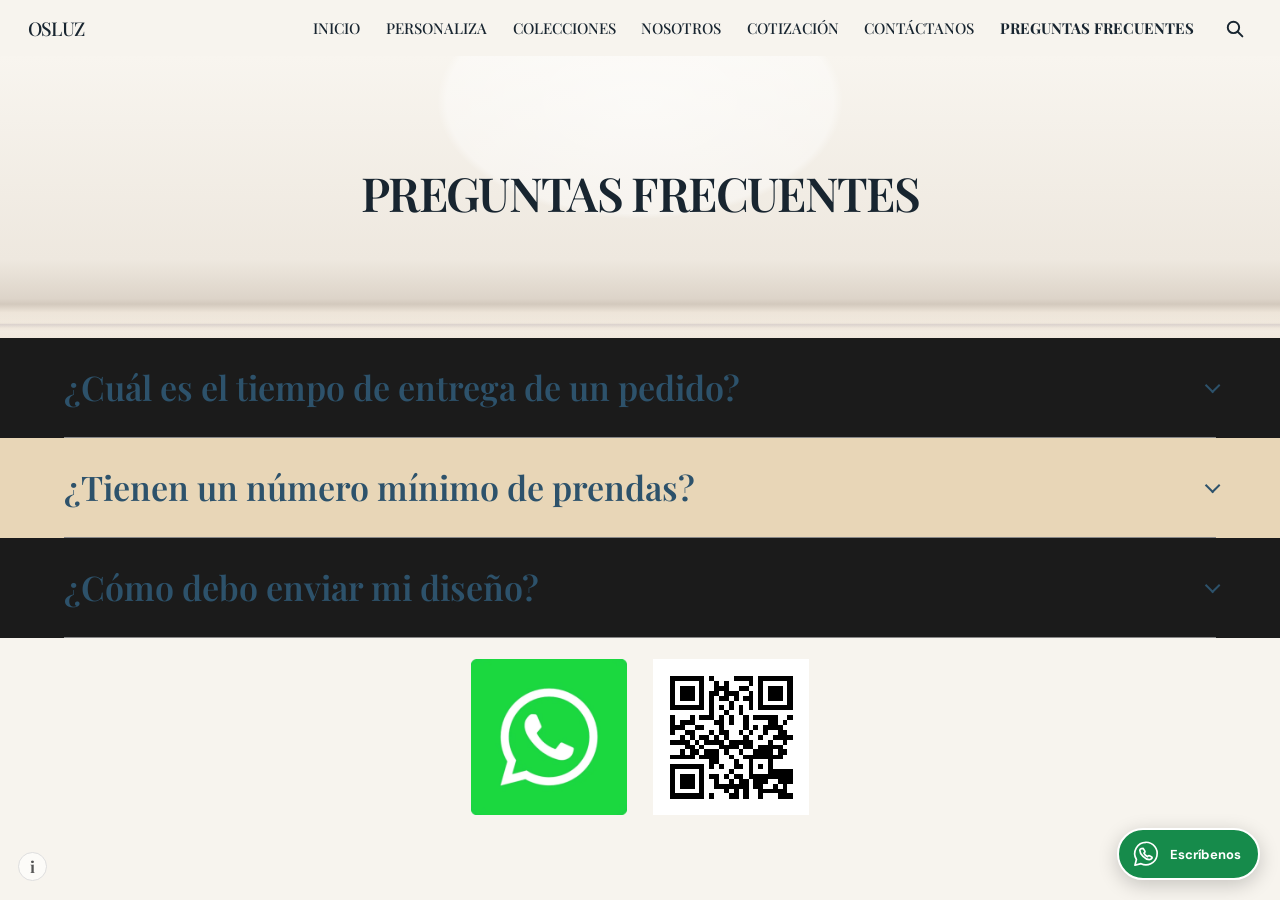
<file: preguntas-frecuentes.html>
<!doctype html>
<html lang="es"><head>
  <meta charset="utf-8"><meta name="viewport" content="width=device-width, initial-scale=1"><meta name="theme-color" content="#171717">
  <title>OSLUZ | Preguntas frecuentes</title><link rel="preconnect" href="https://fonts.googleapis.com"><link rel="preconnect" href="https://fonts.gstatic.com" crossorigin>
  <link href="https://fonts.googleapis.com/css2?family=DM+Sans:wght@400;500;600;700&family=Playfair+Display:wght@500;600;700&display=swap" rel="stylesheet"><link rel="stylesheet" href="css/style.css"><script src="js/shell.js" defer></script>
</head><body data-page="preguntas-frecuentes"><header data-site-header></header><main>
  <section class="hero"><div class="hero-content"><h1>Preguntas frecuentes</h1></div></section>
  <section class="faq" aria-label="Preguntas frecuentes">
    <article class="faq-row"><h2><button aria-expanded="false" aria-controls="faq-a1" id="faq-q1">¿Cuál es el tiempo de entrega de un pedido?<span class="chevron" aria-hidden="true"></span></button></h2><div class="faq-answer" id="faq-a1" role="region" aria-labelledby="faq-q1" hidden><p>El tiempo de producción es de 3 a 5 días hábiles a partir de la aprobación del diseño. Para envíos nacionales, suma de 1 a 3 días del envío.</p></div></article>
    <article class="faq-row faq-pink"><h2><button aria-expanded="false" aria-controls="faq-a2" id="faq-q2">¿Tienen un número mínimo de prendas?<span class="chevron" aria-hidden="true"></span></button></h2><div class="faq-answer" id="faq-a2" role="region" aria-labelledby="faq-q2" hidden><p>El mínimo puede variar según la prenda y la técnica. Cuéntanos qué tienes en mente y te confirmamos las opciones disponibles.</p></div></article>
    <article class="faq-row"><h2><button aria-expanded="false" aria-controls="faq-a3" id="faq-q3">¿Cómo debo enviar mi diseño?<span class="chevron" aria-hidden="true"></span></button></h2><div class="faq-answer" id="faq-a3" role="region" aria-labelledby="faq-q3" hidden><p>Envíalo en la mayor calidad posible. Recomendamos archivos vectoriales (AI o PDF) o imágenes PNG de alta resolución, idealmente a 300 ppp.</p></div></article>
    <div class="contact-links" data-contact-links></div>
  </section>
</main></body></html>
</file>
<file: css/style.css>
:root {
  --ink: #182530;
  --header: #142534;
  --paper: #f7f4ee;
  --pink: #e8d6b7;
  --lavender: #2d526b;
  --green: #08cf39;
  --serif: "Playfair Display", Georgia, "Times New Roman", serif;
  --sans: "DM Sans", Arial, sans-serif;
}
* { box-sizing: border-box; }
html { scroll-behavior: smooth; scroll-padding-top: 58px; }
body { margin: 0; color: var(--ink); background: var(--paper); font-family: var(--sans); }
a { color: inherit; }
button, input { font: inherit; }
button:focus-visible, a:focus-visible, input:focus-visible { outline: 3px solid var(--lavender); outline-offset: 3px; }
.visually-hidden { position: absolute; width: 1px; height: 1px; padding: 0; margin: -1px; overflow: hidden; clip: rect(0, 0, 0, 0); white-space: nowrap; border: 0; }

/* Shared Google Sites-style top navigation */
.site-header { position: sticky; top: 0; z-index: 20; color: var(--ink); background: #f0e9e4; transition: background-color .22s ease, color .22s ease; }
.header-inner { height: 56px; max-width: 1500px; margin: auto; padding: 0 28px; display: flex; align-items: center; gap: 22px; }
.wordmark { flex: 0 0 auto; color: inherit; text-decoration: none; font: 500 19px/1 var(--serif); letter-spacing: -.04em; }
.site-nav { margin-left: auto; display: flex; align-items: center; gap: clamp(15px, 2vw, 30px); }
.site-nav a { color: inherit; text-decoration: none; text-transform: uppercase; white-space: nowrap; font: 500 15px/1 var(--serif); transition: color .18s ease; }
.site-nav a[aria-current="page"] { color: inherit; font-weight: 700; }
.site-nav a:hover { color: var(--lavender); }
.search-button, .menu-button { height: 36px; width: 36px; flex: 0 0 36px; border: 0; padding: 0; color: inherit; background: transparent; display: flex; align-items: center; justify-content: center; cursor: pointer; }
.search-button svg { width: 21px; height: 21px; fill: none; stroke: currentColor; stroke-width: 2.2; stroke-linecap: round; }
.menu-button { display: none; flex-direction: column; gap: 4px; }
.menu-button span { width: 19px; height: 2px; background: currentColor; border-radius: 2px; transition: transform .2s ease, opacity .2s ease; }
.menu-button[aria-expanded="true"] span:first-child { transform: translateY(6px) rotate(45deg); }
.menu-button[aria-expanded="true"] span:nth-child(2) { opacity: 0; }
.menu-button[aria-expanded="true"] span:last-child { transform: translateY(-6px) rotate(-45deg); }
.site-header.is-scrolled { color: #fff; background: var(--header); }
.site-header.is-scrolled .site-nav a[aria-current="page"] { color: #fff; }
.site-header.is-scrolled .site-nav a:hover { color: var(--pink); }
.site-search { max-width: 1500px; margin: auto; padding: 13px 28px 17px; display: flex; flex-wrap: wrap; gap: 9px; background: var(--header); color: white; }
.site-search[hidden] { display: none; }
.site-search input { min-width: 180px; flex: 1; padding: 11px 12px; border: 0; border-radius: 2px; }
.site-search button { padding: 0 18px; color: white; border: 1px solid #fff; background: transparent; cursor: pointer; }
.search-results { flex-basis: 100%; display: flex; gap: 20px; color: white; font-size: 14px; }
.search-results a { color: white; }

/* Shared page masthead */
.hero { min-height: 282px; padding: 34px 22px 28px; display: grid; place-items: center; text-align: center; overflow: hidden; position: relative;
  background: radial-gradient(ellipse 36% 95% at 50% 16%, #fff9 0, #fff6 42%, transparent 44%),
              linear-gradient(180deg, #f8f5ef 0%, #eee8df 72%, #ddd4c9 86%, #d3c9bd 88%, #eee5d9 91%, #f1e9de 100%); }
.hero::after { content: ""; pointer-events: none; position: absolute; inset: auto -3% 0; height: 28px; opacity: .36;
  background: linear-gradient(180deg, transparent, #fff2 42%, transparent 47%, #b9aeb6 52%, transparent 65%, #fff5 76%, transparent); }
.hero-content { max-width: 960px; position: relative; z-index: 1; }
.hero h1 { margin: 0 0 14px; text-transform: uppercase; font: 600 clamp(34px, 4.7vw, 47px)/1.2 var(--serif); letter-spacing: -.035em; }
.hero p { margin: 0; font: 500 clamp(16px, 2vw, 19px)/1.5 var(--sans); }
.hero-home { min-height: 284px; background-color: #f0e9e4; }
.hero-home h1 { font-size: clamp(35px, 4.6vw, 45px); }
.hero-home p { margin-bottom: 14px; }
.outline-button { display: inline-block; padding: 7px 12px 8px; border: 1px solid #333; border-radius: 4px; color: #252525; background: #fff2; text-decoration: none; text-transform: uppercase; font: 500 15px/1.25 var(--serif); transition: background-color .18s ease, color .18s ease; }
.outline-button:hover { color: white; background: #222; }
.section-paper { background: var(--paper); }
.section-band { min-height: 100px; padding: 20px; display: grid; place-items: center; text-align: center; background: var(--pink); }
.section-band h2 { margin: 0; text-transform: uppercase; font: 500 clamp(23px, 2.25vw, 28px)/1.2 var(--serif); }
.content-wrap { max-width: 1185px; margin: auto; padding: 34px 5.5% 52px; }

/* Image slots map to the original photos supplied by the site owner. */
.image-slot { position: relative; overflow: hidden; width: 100%; background: linear-gradient(135deg, #e0d1c2, #d2c3b7 48%, #eee2d5); }
.image-slot > img { display: block; width: 100%; height: 100%; object-fit: cover; }
.category-accessories > img { width: 300%; max-width: none; object-fit: cover; object-position: right center; transform: translateX(-66.6667%); }
.feature-card, .collection-card { display: block; min-width: 0; text-align: center; text-decoration: none; }
.features-grid { max-width: 1280px; margin: auto; padding: 23px 4.9% 46px; display: grid; grid-template-columns: repeat(4, minmax(0, 1fr)); gap: 28px; }
.feature-card .image-slot { aspect-ratio: 1.6; }
.feature-card h3 { margin: 15px 0 12px; font: 700 clamp(18px, 2.1vw, 23px)/1.2 var(--sans); }
.feature-card p { max-width: 260px; margin: auto; font: 400 clamp(15px, 1.8vw, 18px)/1.45 var(--serif); }
.collection-grid { max-width: 1280px; margin: auto; padding: 24px 4.9% 55px; display: grid; grid-template-columns: repeat(3, minmax(0, 1fr)); gap: 28px; }
.collection-card .image-slot { aspect-ratio: 1.6; }
.collection-card h3 { margin: 15px 0 13px; color: var(--lavender); font: 600 clamp(20px, 2.2vw, 25px)/1.25 var(--serif); }
.collection-card p { max-width: 360px; margin: auto; font: 400 17px/1.5 var(--sans); }
.contact-banner { padding: 37px 20px 46px; text-align: center; background: var(--pink); }
.contact-banner h2 { margin: 0 0 13px; color: var(--lavender); text-transform: uppercase; font: 600 clamp(28px, 4vw, 38px)/1.2 var(--serif); }
.contact-banner > p { margin: 0 0 12px; font: 500 clamp(17px, 2.1vw, 20px)/1.5 var(--sans); }
.contact-actions, .contact-links { display: flex; justify-content: center; align-items: flex-start; gap: 26px; margin: 21px auto 0; }
.whatsapp-tile { width: 156px; aspect-ratio: 1; display: block; overflow: hidden; border-radius: 4px; }
.whatsapp-tile img { display: block; width: 100%; height: 100%; object-fit: cover; }
.qr-tile { width: 156px; aspect-ratio: 1; padding: 7px; display: block; background: white; }
.qr-tile img { display: block; width: 100%; height: 100%; object-fit: contain; image-rendering: pixelated; }

/* Individual page layouts */
.process h2, .essence h2 { margin: 0 0 17px; text-transform: uppercase; font: 600 25px/1.3 var(--serif); }
.process-steps { display: grid; gap: 15px; }
.process-steps article { padding: 3px 0 1px; }
.process-steps h3 { margin: 0 0 11px; font: 500 18px/1.4 var(--serif); }
.process-steps h3 span, .price-group strong { color: var(--lavender); }
.process-steps p, .essence p { margin: 0 0 16px; font: 400 16px/1.65 var(--serif); }
.essence h2 { color: var(--lavender); }
.values-grid { display: grid; grid-template-columns: repeat(2, 1fr); gap: 5%; margin-top: 42px; }
.values-grid .image-slot { aspect-ratio: 1.5; }
.values-grid h3 { margin: 16px 0 0; color: var(--lavender); text-align: center; text-transform: uppercase; font: 600 22px/1.25 var(--serif); }
.pricing-title { margin: 0 0 26px; text-align: center; font: 700 clamp(31px, 4vw, 43px)/1.2 var(--serif); }
.pricing-subtitle { margin: 0 0 48px; text-align: center; font: 600 24px/1.3 var(--serif); }
.price-group { margin: 0 0 36px; }
.price-group h3 { margin: 0 0 18px; color: var(--lavender); text-align: center; text-transform: uppercase; font: 600 23px/1.3 var(--serif); }
.price-group p { margin: 0 0 13px; font: 400 16px/1.65 var(--serif); }
.price-group strong { font-weight: 700; }
.contact-page { padding: 0 5% 54px; }
.contact-page-heading { padding: 35px 12px 28px; text-align: center; }
.contact-page-heading h2 { margin: 0 0 15px; text-transform: uppercase; font: 600 clamp(29px, 4vw, 40px)/1.2 var(--serif); }
.contact-page-heading p { margin: 0; font: 500 20px/1.5 var(--sans); }
.contact-columns { max-width: 1240px; margin: auto; display: grid; grid-template-columns: 1fr 1fr 1fr 1fr; gap: 32px; align-items: start; }
.contact-columns .image-slot { aspect-ratio: 1.42; }
.contact-detail h3 { margin: 2px 0 28px; text-transform: uppercase; font: 600 18px/1.3 var(--serif); }
.contact-detail p { margin: 0 0 16px; font: 400 16px/1.55 var(--serif); }
.contact-detail strong { font-weight: 700; }
.contact-detail a { text-decoration: underline; }
.contact-links-left { max-width: 100%; margin: 0; padding-top: 18px; justify-content: flex-start; flex-direction: column; }
.collection-intro { padding: 23px 4.9% 45px; }
.category-grid { max-width: 1280px; margin: auto; display: grid; grid-template-columns: repeat(3, minmax(0, 1fr)); gap: 28px; text-align: center; }
.category-grid .image-slot { aspect-ratio: 1.6; }
.category-grid h2 { margin: 16px 0 14px; color: var(--lavender); text-transform: uppercase; font: 600 23px/1.2 var(--serif); }
.category-grid p { margin: 0 auto; max-width: 360px; font: 400 17px/1.5 var(--serif); }
.design-gallery > .section-band { color: white; }
.design-grid { max-width: 1280px; margin: auto; padding: 22px 4.9% 34px; display: grid; grid-template-columns: repeat(3, minmax(0,1fr)); grid-auto-flow: dense; align-items: start; gap: 24px 28px; }
.design-grid .image-slot { aspect-ratio: .92; }
.design-grid .design-04, .design-grid .design-07 { aspect-ratio: 1.5; }
.design-grid .design-05 { grid-row: span 2; }
.faq { padding-bottom: 30px; background: var(--paper); }
.faq-row { padding: 0 5%; color: var(--lavender); background: #1b1b1b; }
.faq-row.faq-pink { color: var(--lavender); background: var(--pink); }
.faq-row h2 { margin: 0; }
.faq-row button { width: 100%; min-height: 100px; padding: 20px 0; display: flex; align-items: center; justify-content: space-between; gap: 20px; color: inherit; border: 0; border-bottom: 1px solid #888; background: transparent; text-align: left; cursor: pointer; font: 600 clamp(21px, 3vw, 34px)/1.25 var(--serif); }
.chevron { width: 11px; height: 11px; flex: 0 0 auto; border-right: 2px solid currentColor; border-bottom: 2px solid currentColor; transform: rotate(45deg) translateY(-3px); transition: transform .22s ease; }
.faq-row button[aria-expanded="true"] .chevron { transform: rotate(225deg) translate(-2px,-2px); }
.faq-answer { padding: 0 0 26px; color: white; font: 500 15px/1.55 var(--sans); }
  .faq-pink .faq-answer { color: var(--ink); }
.faq-answer[hidden] { display: none; }
.site-info { position: fixed; z-index: 25; left: 18px; bottom: 19px; width: 29px; height: 29px; padding: 0; display: grid; place-items: center; border: 1px solid #ddd; border-radius: 50%; color: #555; background: #fff9; cursor: pointer; }
.site-info > span:first-child { font: 700 16px/1 var(--serif); }
.site-info-label { display: none; position: absolute; left: 36px; width: max-content; padding: 7px 10px; border-radius: 3px; color: white; background: #222; font: 13px var(--sans); }
.site-info.is-open .site-info-label { display: block; }


@media (max-width: 1080px) {
  .header-inner { padding: 0 20px; gap: 15px; }
  .site-nav { gap: 14px; }
  .site-nav a { font-size: 13px; }
  .contact-columns { grid-template-columns: repeat(2, minmax(0,1fr)); }
  .contact-detail { padding: 5px 4px; }
}
@media (max-width: 760px) {
  .site-header { z-index: 1000; color: white; background: var(--header); }
  .header-inner { height: 56px; padding: 0 14px; display: grid; grid-template-columns: 34px 1fr 34px; gap: 8px; }
  .menu-button { display: flex; }
  .wordmark { grid-column: 2; justify-self: start; font-size: 19px; }
  .search-button { grid-column: 3; justify-self: end; }
.site-nav { display: flex; position: fixed; z-index: 1001; top: 56px; right: 0; left: 0; max-height: 0; overflow: hidden; overscroll-behavior: contain; margin: 0; padding: 0 20px; background: var(--header); color: white; flex-direction: column; align-items: stretch; gap: 0; box-shadow: 0 8px 18px #0003; visibility: hidden; opacity: 0; transform: translateY(-8px); pointer-events: none; transition: max-height .34s ease, padding .28s ease, opacity .2s ease, transform .28s ease, visibility 0s linear .34s; }
  .site-nav.is-open { max-height: calc(100vh - 56px); max-height: calc(100dvh - 56px); overflow-y: auto; padding: 8px 20px max(17px, env(safe-area-inset-bottom)); visibility: visible; opacity: 1; transform: translateY(0); pointer-events: auto; transition: max-height .38s ease, padding .28s ease, opacity .2s ease, transform .28s ease, visibility 0s; }
  .site-nav a { opacity: 0; transform: translateY(-6px); transition: opacity .2s ease, transform .2s ease; }
  .site-nav.is-open a { opacity: 1; transform: translateY(0); }
  .site-nav.is-open a:nth-child(1) { transition-delay: .04s; }
  .site-nav.is-open a:nth-child(2) { transition-delay: .08s; }
  .site-nav.is-open a:nth-child(3) { transition-delay: .12s; }
  .site-nav.is-open a:nth-child(4) { transition-delay: .16s; }
  .site-nav.is-open a:nth-child(5) { transition-delay: .2s; }
  .site-nav.is-open a:nth-child(6) { transition-delay: .24s; }
  .site-nav.is-open a:nth-child(7) { transition-delay: .28s; }
  .site-nav a { min-height: 48px; padding: 15px 3px; display: flex; align-items: center; border-bottom: 1px solid #ffffff22; color: white; font-size: 15px; line-height: 1.25; }
  .site-header:not(.is-scrolled) .site-nav { background: var(--header); }
  .hero { min-height: 282px; }
  .hero h1 { font-size: clamp(32px, 7vw, 42px); }
  .features-grid { grid-template-columns: repeat(2, minmax(0,1fr)); gap: 30px 18px; padding: 22px 18px 42px; }
  .feature-card h3 { margin: 13px 0 10px; font-size: 18px; }
  .feature-card p { font-size: 15px; }
  .collection-grid, .category-grid { grid-template-columns: repeat(2,minmax(0,1fr)); gap: 28px 18px; }
  .collection-card h3, .category-grid h2 { font-size: 19px; }
  .collection-card p, .category-grid p { font-size: 15px; }
  .design-grid { grid-template-columns: repeat(2,minmax(0,1fr)); gap: 15px; }
  .design-grid .design-05 { grid-row: span 2; }
  .design-grid .design-04, .design-grid .design-07 { aspect-ratio: 1.15; }
  .content-wrap { padding: 28px 6% 42px; }
  .pricing-title { font-size: 32px; }
  .pricing-subtitle { margin-bottom: 34px; font-size: 21px; }
  .contact-columns { gap: 20px; }
  .contact-detail h3 { font-size: 16px; margin-bottom: 17px; }
  .contact-detail p { font-size: 14px; }
  .faq-row { padding: 0 18px; }
  .faq-row button { min-height: 82px; font-size: 22px; }
}
@media (max-width: 480px) {
  .hero { min-height: 252px; padding: 25px 16px; }
  .hero-home { min-height: 300px; }
  .section-band { min-height: 84px; }
  .section-band h2 { font-size: 23px; }
  .features-grid { gap: 28px 14px; padding-left: 14px; padding-right: 14px; }
  .feature-card .image-slot { aspect-ratio: 1.28; }
  .collection-grid, .category-grid { grid-template-columns: 1fr; max-width: 430px; }
  .collection-card .image-slot, .category-grid .image-slot { aspect-ratio: 1.45; }
  .contact-actions, .contact-links { gap: 18px; }
  .whatsapp-tile, .qr-tile { width: min(40vw, 145px); }
  .values-grid { gap: 14px; }
  .values-grid h3 { font-size: 16px; }
  .contact-columns { grid-template-columns: 1fr 1fr; gap: 16px; }
  .contact-columns .image-slot { aspect-ratio: .95; }
  .contact-page-heading h2 { font-size: 28px; }
  .contact-page-heading p { font-size: 17px; }
  .contact-detail h3 { font-size: 14px; }
  .contact-detail p { font-size: 13px; }
}
@media (prefers-reduced-motion: reduce) {
  html { scroll-behavior: auto; }
  *, *::before, *::after { transition-duration: .01ms !important; animation-duration: .01ms !important; }
}

/* Conversion and product discovery improvements */
.hero-home { min-height: 350px; background: radial-gradient(ellipse 55% 100% at 50% 0%, #fff 0%, #fff8 38%, transparent 40%), linear-gradient(180deg, #f8f2ee, #e8dfdc); }
.hero-home .hero-content { max-width: 820px; animation: rise-in .65s ease both; }
.eyebrow { display: inline-block; margin-bottom: 13px; color: #7b5a3f; text-transform: uppercase; letter-spacing: .13em; font: 700 12px/1.4 var(--sans); }
.hero-home h1 { margin-bottom: 12px; font-size: clamp(39px, 6vw, 62px); }
.hero-home .eyebrow { animation: hero-fade-up .65s .08s both; }
.hero-title-line { display: block; opacity: 1; }
.hero-title-line:first-child { --line-delay: .15s; }
.hero-title-line:last-child { --line-delay: .37s; }
.hero-letter { display: inline-block; opacity: 0; transform-origin: 50% 100%; animation: hero-letter-in .52s cubic-bezier(.2,.75,.2,1) both, hero-letter-color 5.2s ease-in-out infinite, hero-letter-bob 2.4s ease-in-out infinite; animation-delay: calc(var(--line-delay, 0s) + var(--letter-index, 0) * .025s), calc(1.35s + var(--letter-index, 0) * .085s), calc(1.35s + var(--letter-index, 0) * .055s); }
.hero-home .hero-content > p:not(.hero-note) { animation: hero-fade-up .65s 1.16s both; }
.hero-home .hero-actions .button { position: relative; overflow: hidden; opacity: 0; animation: hero-button-in .55s cubic-bezier(.2,.75,.2,1) both; }
.hero-home .hero-actions .button:first-child { animation: hero-button-in .55s cubic-bezier(.2,.75,.2,1) 1.32s both, design-cta-vibrate 4.2s ease-in-out 2.3s infinite; }
.hero-home .hero-actions .button:last-child { animation-delay: 1.46s; }
.hero-home .hero-actions .button::after { content: ""; position: absolute; top: -60%; bottom: -60%; left: -55%; width: 34%; transform: rotate(20deg); background: linear-gradient(90deg, transparent, #ffffff6b, transparent); transition: left .55s ease; }
.hero-home .hero-actions .button:hover::after, .hero-home .hero-actions .button:focus-visible::after { left: 125%; }
.hero-home .hero-note { animation: hero-fade-up .65s 1.6s both; }
.hero-garment-doodle { position: absolute; z-index: 0; top: 50%; right: max(3.5%, calc((100vw - 1220px) / 2)); width: clamp(115px, 17vw, 205px); height: auto; overflow: visible; opacity: .58; transform: translateY(-48%); pointer-events: none; animation: garment-float 5.5s ease-in-out infinite; }
.doodle-shirt, .doodle-seam, .doodle-thread, .doodle-needle { fill: none; stroke: #b3832c; stroke-linecap: round; stroke-linejoin: round; }
.doodle-shirt { stroke-width: 2.2; }
.doodle-seam { stroke: #b3832c; stroke-width: 1.3; stroke-dasharray: 3 5; animation: stitch-draw 3.8s ease-in-out infinite; }
.doodle-thread { stroke: #896638; stroke-width: 1.5; stroke-dasharray: 115; stroke-dashoffset: 115; animation: thread-draw 3.2s .4s ease-in-out infinite; }
.doodle-needle { stroke: #6b4b1f; stroke-width: 2; }
.hero-home p { max-width: 650px; margin: 0 auto 21px; font-size: clamp(17px, 2vw, 20px); }
.hero-actions { display: flex; flex-wrap: wrap; justify-content: center; gap: 12px; }
.hero-note { margin: 17px auto 0 !important; font-size: 13px !important; }
.button { min-height: 46px; padding: 12px 19px; display: inline-flex; align-items: center; justify-content: center; gap: 8px; border: 1px solid transparent; border-radius: 5px; text-decoration: none; text-align: center; text-transform: uppercase; letter-spacing: .035em; font: 700 13px/1.2 var(--sans); cursor: pointer; transition: transform .18s ease, box-shadow .18s ease, background-color .18s ease; }
.button:hover, .card-cta:hover { transform: translateY(-2px); box-shadow: 0 8px 20px #211a1628; }
.button-primary { color: white; background: #1b2632; }
.button-primary:hover { background: #354e61; }
.button-secondary { color: #1b2632; border-color: #1b2632; background: #ffffff80; }
.button-dark { color: white; background: #172634; }
.trust-strip { padding: 21px max(5%, calc((100% - 1120px) / 2)); display: grid; grid-template-columns: repeat(3, 1fr); gap: 18px; color: white; background: #172634; text-align: center; }
.trust-strip div { display: grid; gap: 4px; }
.trust-strip strong { color: #efb440; font: 700 15px/1.3 var(--sans); }
.trust-strip span { color: #f4f1ed; font: 400 13px/1.4 var(--sans); }
@keyframes rise-in { from { opacity: 0; transform: translateY(14px); } to { opacity: 1; transform: translateY(0); } }
@keyframes hero-letter-in { from { opacity: 0; transform: translateY(.55em) rotateX(-70deg); filter: blur(4px); } to { opacity: 1; transform: translateY(0) rotateX(0); filter: blur(0); } }
@keyframes hero-letter-color { 0%, 100% { color: #1b2632; } 28% { color: #39566b; } 56% { color: #91651f; } 78% { color: #865346; } }
@keyframes hero-letter-bob { 0%, 100% { translate: 0 0; } 50% { translate: 0 -3px; } }
@keyframes hero-fade-up { from { opacity: 0; transform: translateY(12px); } to { opacity: 1; transform: translateY(0); } }
@keyframes hero-button-in { from { opacity: 0; transform: translateY(12px) scale(.97); } to { opacity: 1; transform: translateY(0) scale(1); } }
@keyframes design-cta-vibrate { 0%, 82%, 100% { translate: 0 0; } 84% { translate: -2px 0; } 86% { translate: 2px 0; } 88% { translate: -2px 0; } 90% { translate: 1.5px 0; } 92% { translate: 0 0; } 95% { translate: -1px 0; } 97% { translate: 0 0; } }
@keyframes garment-float { 0%, 100% { margin-top: 0; } 50% { margin-top: -8px; } }
@keyframes stitch-draw { 0%, 100% { stroke-dashoffset: 0; opacity: .48; } 50% { stroke-dashoffset: 32; opacity: .95; } }
@keyframes thread-draw { 0%, 12% { stroke-dashoffset: 115; } 55%, 100% { stroke-dashoffset: 0; } }
.collection-card, .category-card { padding-bottom: 22px; border-radius: 9px; background: #fffaf5; overflow: hidden; transition: transform .2s ease, box-shadow .2s ease; }
.collection-card:hover, .category-card:hover { transform: translateY(-4px); box-shadow: 0 14px 32px #483a2f20; }
.collection-card h3, .collection-card p, .category-card h2, .category-card p { padding-left: 18px; padding-right: 18px; }
.product-options { display: inline-block; margin-top: 5px; color: #6e6257; font-size: 13px; }
.card-cta { margin: 16px auto 0; padding: 10px 15px; width: fit-content; display: flex; align-items: center; gap: 8px; border-radius: 4px; color: white; background: #24394a; text-decoration: none; text-transform: uppercase; font: 700 12px/1.3 var(--sans); cursor: pointer; transition: transform .18s ease, box-shadow .18s ease; }
.card-cta span { color: #efb440; font-size: 17px; }
.how-it-works { padding: 0 5% 48px; text-align: center; }
.steps-grid { max-width: 1100px; margin: 0 auto 26px; padding: 30px 0 8px; display: grid; grid-template-columns: repeat(3, 1fr); gap: 24px; text-align: left; }
.steps-grid article { padding: 19px 20px; border-radius: 8px; background: #fffaf5; box-shadow: 0 8px 24px #493c3014; }
.steps-grid article > span { color: #c18420; font: 700 14px/1 var(--sans); letter-spacing: .14em; }
.steps-grid h3 { margin: 13px 0 8px; font: 600 20px/1.25 var(--serif); }
.steps-grid p { margin: 0; font: 400 15px/1.55 var(--sans); }
.contact-banner .button { margin: 9px auto 0; }
.contact-banner .qr-desktop { margin: 18px auto 0; }
.qr-caption { margin-top: 24px !important; font-size: 13px !important; }
.whatsapp-float { position: fixed; z-index: 30; right: 20px; bottom: 20px; min-height: 52px; padding: 9px 17px 9px 12px; display: flex; align-items: center; gap: 9px; border: 2px solid white; border-radius: 999px; color: white; background: #168b4b; box-shadow: 0 5px 20px #0003; text-decoration: none; font: 700 13px/1 var(--sans); transition: transform .18s ease, background .18s ease; }
.whatsapp-float:hover { transform: translateY(-3px); background: #0c713a; }
.whatsapp-float svg { width: 30px; height: 30px; fill: none; stroke: currentColor; stroke-width: 1.8; stroke-linecap: round; stroke-linejoin: round; }
.quote-builder { max-width: 760px; margin: 0 auto 54px; padding: clamp(20px, 4vw, 34px); border: 1px solid #e8d9c8; border-radius: 12px; background: #fffaf5; box-shadow: 0 12px 32px #493c3014; }
.quote-builder h2 { margin: 0 0 8px; text-align: center; font: 600 27px/1.2 var(--serif); }
.quote-builder > p { margin: 0 0 24px; text-align: center; font: 400 15px/1.5 var(--sans); }
#quote-form { display: grid; grid-template-columns: repeat(2, minmax(0,1fr)); gap: 16px; }
#quote-form label { display: grid; gap: 7px; font: 700 13px/1.4 var(--sans); }
#quote-form input, #quote-form select { width: 100%; min-height: 45px; padding: 10px 12px; border: 1px solid #cfc4b8; border-radius: 5px; color: var(--ink); background: white; }
#quote-form button, #quote-form small { grid-column: 1 / -1; }
#quote-form small, .pricing-note { color: #605b56; text-align: center; font: 400 13px/1.5 var(--sans); }
.pricing-note { max-width: 790px; margin: -10px auto 24px; }
.gallery-filters { padding: 25px 15px 0; display: flex; flex-wrap: wrap; justify-content: center; gap: 9px; }
.filter-button { padding: 9px 16px; border: 1px solid #24394a; border-radius: 99px; color: #24394a; background: transparent; font: 700 12px/1.2 var(--sans); cursor: pointer; transition: color .18s ease, background .18s ease, transform .18s ease; }
.filter-button:hover { transform: translateY(-2px); }
.filter-button.is-active { color: white; background: #24394a; }
.design-item { border-radius: 8px; background: #fffaf5; box-shadow: 0 8px 24px #493c3018; transition: transform .2s ease, box-shadow .2s ease; }
.design-item:hover { transform: translateY(-4px); box-shadow: 0 15px 30px #493c3030; }
.design-item[hidden] { display: none; }
.design-cta { position: absolute; right: 12px; bottom: 12px; left: 12px; padding: 11px; border-radius: 4px; color: white; background: #172634ef; text-align: center; text-decoration: none; font: 700 12px/1.3 var(--sans); opacity: 0; transform: translateY(6px); transition: opacity .18s ease, transform .18s ease; }
.design-item:hover .design-cta, .design-cta:focus-visible { opacity: 1; transform: translateY(0); }
#quote-form button { border: 0; }
@media (max-width: 760px) {
  .hero-home { min-height: 370px; }
  .trust-strip { padding: 17px 12px; gap: 8px; }
  .trust-strip strong { font-size: 12px; }
  .trust-strip span { font-size: 11px; }
  .steps-grid { grid-template-columns: 1fr; gap: 12px; }
  .design-cta { position: static; display: block; margin: 9px; opacity: 1; transform: none; }
  .hero-garment-doodle { right: 2%; top: 8%; width: 112px; opacity: .2; transform: none; }
  .hero-home .hero-content { max-width: 560px; }
}
@media (max-width: 480px) {
  .hero-actions { align-items: stretch; flex-direction: column; max-width: 290px; margin: auto; }
  .hero-home { min-height: 405px; }
  .hero-note { max-width: 280px; }
  .trust-strip { grid-template-columns: 1fr; text-align: left; padding: 17px 24px; }
  .trust-strip div { grid-template-columns: 1fr 1.4fr; align-items: baseline; }
  .quote-builder { margin-bottom: 38px; }
  #quote-form { grid-template-columns: 1fr; }
  #quote-form button, #quote-form small { grid-column: auto; }
  .qr-desktop, .qr-caption { display: none; }
  .contact-banner { padding-bottom: 36px; }
  .contact-banner .button { width: min(100%, 340px); }
  .whatsapp-float { right: 13px; bottom: 13px; min-height: 49px; }
}
@media (prefers-reduced-motion: reduce) {
  .hero-home .hero-content { animation: none; }
  .hero-home .eyebrow, .hero-title-line, .hero-letter, .hero-home .hero-content > p, .hero-home .hero-actions .button { animation: none; opacity: 1; transform: none; filter: none; }
  .hero-home .hero-actions .button::after { display: none; }
  .hero-garment-doodle, .doodle-seam, .doodle-thread { animation: none; }
}

/* OSLUZ visual product customizer */
.customizer-hero { min-height: 230px; }
.customizer-hero h1 { margin-bottom: 9px; }
.customizer-hero .eyebrow { color: #946a20; }
.customizer-section { padding: 38px 5% 58px; background: #f7f4ee; }
.customizer { max-width: 1160px; margin: auto; display: grid; grid-template-columns: minmax(320px, .86fr) minmax(420px, 1.14fr); gap: clamp(28px, 5vw, 68px); align-items: start; }
.customizer-controls { padding: 8px 0; }
.customizer-heading { margin-bottom: 30px; }
.step-label { color: #9a6f26; font: 700 11px/1.4 var(--sans); letter-spacing: .16em; }
.customizer-heading h2, .preview-heading h2 { margin: 7px 0 7px; color: #182530; font: 600 clamp(26px, 3vw, 34px)/1.18 var(--serif); }
.customizer-heading p { margin: 0; color: #5d6468; font: 400 15px/1.5 var(--sans); }
.customizer-field { min-width: 0; margin: 0 0 23px; padding: 0; border: 0; }
.customizer-field legend, .customizer-field > span:first-child { margin-bottom: 11px; display: block; color: #263b4a; font: 700 14px/1.4 var(--sans); }
.product-choices { display: grid; grid-template-columns: repeat(4, minmax(0,1fr)); gap: 9px; }
.product-choice { min-height: 74px; padding: 9px 5px; display: flex; flex-direction: column; align-items: center; justify-content: center; gap: 4px; border: 1px solid #ddd6cb; border-radius: 7px; color: #3c454b; background: #fffefa; font: 600 12px/1.2 var(--sans); cursor: pointer; transition: border-color .18s ease, background .18s ease, box-shadow .18s ease; }
.product-choice:has(input:checked) { border-color: #b3832c; background: #fbf4e6; box-shadow: inset 0 0 0 1px #b3832c; }
.product-choice input { position: absolute; opacity: 0; pointer-events: none; }
.product-choice:focus-within { outline: 3px solid #b3832c; outline-offset: 3px; }
.choice-icon { color: #263f52; font: 500 23px/1 var(--sans); }
.choice-icon svg { width: 30px; height: 30px; fill: none; stroke: currentColor; stroke-width: 1.6; stroke-linecap: round; stroke-linejoin: round; }
.color-choices { display: flex; flex-wrap: wrap; align-items: center; gap: 10px; }
.color-swatch { width: 30px; height: 30px; padding: 0; border: 3px solid #fffefa; border-radius: 50%; background: var(--swatch); box-shadow: 0 0 0 1px #c8c0b5; cursor: pointer; transition: transform .16s ease, box-shadow .16s ease; }
.color-swatch:hover { transform: scale(1.08); }
.color-swatch.is-selected { box-shadow: 0 0 0 2px #aa7823; }
.selected-color { margin-left: 3px; color: #596268; font: 500 13px/1.3 var(--sans); }
.customizer-field-row { display: grid; grid-template-columns: 1fr 1fr; gap: 14px; }
.customizer-field select, .customizer-field input[type="number"] { width: 100%; min-height: 43px; padding: 9px 11px; border: 1px solid #d4ccc0; border-radius: 5px; color: #243746; background: #fffefa; }
.upload-field { padding: 15px; border: 1px dashed #b8ab97; border-radius: 8px; background: #fffefa; }
.upload-field label { display: grid; justify-items: start; gap: 5px; cursor: pointer; }
.upload-field label strong { color: #263b4a; font: 700 15px/1.3 var(--sans); }
.upload-help, .upload-filename, .size-hint { color: #687077; font: 400 12px/1.4 var(--sans); }
.upload-button { margin-top: 6px; padding: 8px 12px; border: 1px solid #263f52; border-radius: 4px; color: #263f52; font: 700 12px/1 var(--sans); }
#design-file { position: absolute; width: 1px; height: 1px; overflow: hidden; clip: rect(0, 0, 0, 0); white-space: nowrap; }
.upload-field:focus-within { outline: 3px solid #b3832c; outline-offset: 3px; }
.upload-filename { margin-top: 10px; display: block; overflow-wrap: anywhere; }
.size-control { display: grid; gap: 6px; }
.size-control label > span { margin-bottom: 0; display: flex; align-items: center; justify-content: space-between; color: #263b4a; font: 700 14px/1.4 var(--sans); }
.size-control input { width: 100%; accent-color: #a97823; }
.design-position-tools { display: flex; align-items: center; justify-content: space-between; gap: 10px; }
.center-design-button { flex: 0 0 auto; padding: 6px 9px; border: 1px solid #d4ccc0; border-radius: 5px; color: #263f52; background: #fffefa; font: 700 11px/1.2 var(--sans); cursor: pointer; }
.center-design-button:hover { border-color: #a97823; background: #fbf4e6; }
.center-design-button:focus-visible { outline: 3px solid #b3832c; outline-offset: 2px; }
.quote-button { width: 100%; min-height: 53px; margin-top: 1px; border: 0; background: #142d3d; font-size: 14px; }
.quote-button:hover { background: #244b62; }
.upload-disclaimer { margin: 11px 0 0; color: #686e72; text-align: center; font: 400 11px/1.5 var(--sans); }
.preview-column { position: sticky; top: 82px; padding: 21px; border: 1px solid #e6dfd4; border-radius: 12px; background: #fffefa; box-shadow: 0 16px 44px #1c2c3812; }
.preview-heading { margin-bottom: 14px; display: flex; justify-content: space-between; align-items: center; gap: 12px; }
.preview-heading h2 { margin-bottom: 0; font-size: 23px; }
.preview-badge { padding: 7px 9px; border-radius: 99px; color: #6b542b; background: #f6edda; white-space: nowrap; font: 700 10px/1.2 var(--sans); }
.preview-heading-actions { display: grid; justify-items: end; gap: 7px; }
.preview-side-switch { display: flex; padding: 3px; border: 1px solid #d9d1c5; border-radius: 99px; background: #f7f4ee; }
.preview-side-switch[hidden] { display: none; }
.preview-side-switch button { min-height: 29px; padding: 6px 11px; border: 0; border-radius: 99px; color: #52606a; background: transparent; font: 700 11px/1 var(--sans); cursor: pointer; transition: color .18s ease, background .18s ease, box-shadow .18s ease; }
.preview-side-switch button[aria-pressed="true"] { color: white; background: #183749; box-shadow: 0 2px 5px #14253425; }
.preview-side-switch button:focus-visible { outline: 2px solid #b3832c; outline-offset: 2px; }
.product-preview { position: relative; width: 100%; aspect-ratio: 1.04; display: grid; place-items: center; overflow: hidden; border-radius: 8px; background: #f1efeb; }
.product-photo-frame { position: absolute; inset: 0; overflow: hidden; }
.product-photo { display: block; width: 100%; height: 100%; object-fit: contain; object-position: center; }
.product-photo[hidden] { display: none; }
.print-area { position: absolute; z-index: 2; inset: 0; pointer-events: none; }
.print-area img { position: absolute; left: 50%; top: 54%; max-width: none; max-height: 100%; object-fit: contain; transform: translate(-50%, -50%); filter: drop-shadow(0 2px 2px #0002); cursor: grab; touch-action: none; user-select: none; -webkit-user-drag: none; transition: width .12s ease; pointer-events: auto; }
.print-area img.is-dragging { cursor: grabbing; transition: none; }
.print-area img[hidden] { display: none; }
body[data-page="personalizaciones"] .whatsapp-float { display: none; }
.preview-color { position: absolute; z-index: 3; top: 12px; left: 12px; max-width: calc(100% - 24px); padding: 7px 9px; display: flex; align-items: center; gap: 7px; border: 1px solid #ffffffa8; border-radius: 99px; color: white; background: #182530c9; box-shadow: 0 2px 8px #0002; font: 600 10px/1 var(--sans); }
.preview-color i { width: 13px; height: 13px; flex: 0 0 13px; border: 1px solid #ffffff9c; border-radius: 50%; background: #f4f0e8; }
.preview-product-name { position: absolute; z-index: 3; right: 13px; bottom: 11px; padding: 6px 8px; border-radius: 3px; color: white; background: #182530bd; font: 700 9px/1 var(--sans); letter-spacing: .16em; }
.preview-footnote { margin: 13px 0 0; color: #6c7478; font: 400 11px/1.45 var(--sans); }
.preview-column .color-field { margin: 15px 0 0; padding: 12px 14px; border: 1px solid #e6dfd4; border-radius: 8px; background: #fff; }
.preview-column .size-control { margin: 15px 0 0; padding: 13px 14px; border: 1px solid #e6dfd4; border-radius: 8px; background: #fff; }
.preview-column .size-control .design-position-tools { flex-wrap: wrap; }
.size-control output { padding: 4px 8px; border-radius: 99px; color: #6b542b; background: #f6edda; font: 700 11px/1 var(--sans); }
.customizer-benefits { max-width: 1060px; margin: 0 auto; padding: 19px 24px; display: grid; grid-template-columns: repeat(3,1fr); gap: 18px; border-top: 1px solid #e5ded2; }
.customizer-benefits div { display: flex; align-items: center; justify-content: center; gap: 9px; color: #43515a; font: 600 12px/1.4 var(--sans); }
.customizer-benefits strong { color: #aa7823; font: 700 12px/1 var(--sans); letter-spacing: .1em; }
.customizer-quote { max-width: 1160px; margin: 0 auto; padding: 0 24px 46px; display: grid; justify-items: center; }
.customizer-quote .quote-button { width: min(100%, 560px); margin: 0; }
.customizer-quote .upload-disclaimer { width: min(100%, 560px); }
.design-gallery > .section-band { color: #fff; background: var(--header); }
@media (max-width: 900px) {
  .customizer { grid-template-columns: 1fr; max-width: 620px; gap: 28px; }
  .preview-column { position: static; grid-row: auto; }
  .customizer-hero { min-height: 205px; }
  .product-preview { aspect-ratio: 1.2; }
}
@media (max-width: 560px) {
  .customizer-section { padding: 18px 16px 32px; }
  .customizer-hero { min-height: 178px; padding: 20px 16px; }
  .customizer-heading { margin-bottom: 16px; }
  .customizer-field { margin-bottom: 15px; }
  .upload-field { padding: 10px 12px; }
  .customizer { gap: 23px; }
  .preview-column { padding: 13px; }
  .preview-heading h2 { font-size: 20px; }
  .preview-badge { font-size: 9px; }
  .preview-heading-actions { gap: 5px; }
  .preview-side-switch button { min-height: 27px; padding: 6px 8px; font-size: 10px; }
  .product-preview { aspect-ratio: .95; }
  .product-choices { grid-template-columns: repeat(2, minmax(0,1fr)); gap: 8px; }
  .product-choice { min-height: 58px; padding: 6px 5px; font-size: 11px; }
  .product-choice .choice-icon svg { width: 26px; height: 26px; }
  .customizer-benefits { padding: 17px 16px; grid-template-columns: 1fr; gap: 10px; }
  .customizer-quote { padding: 0 16px 32px; }
  .customizer-benefits div { justify-content: flex-start; }
}
</file>
